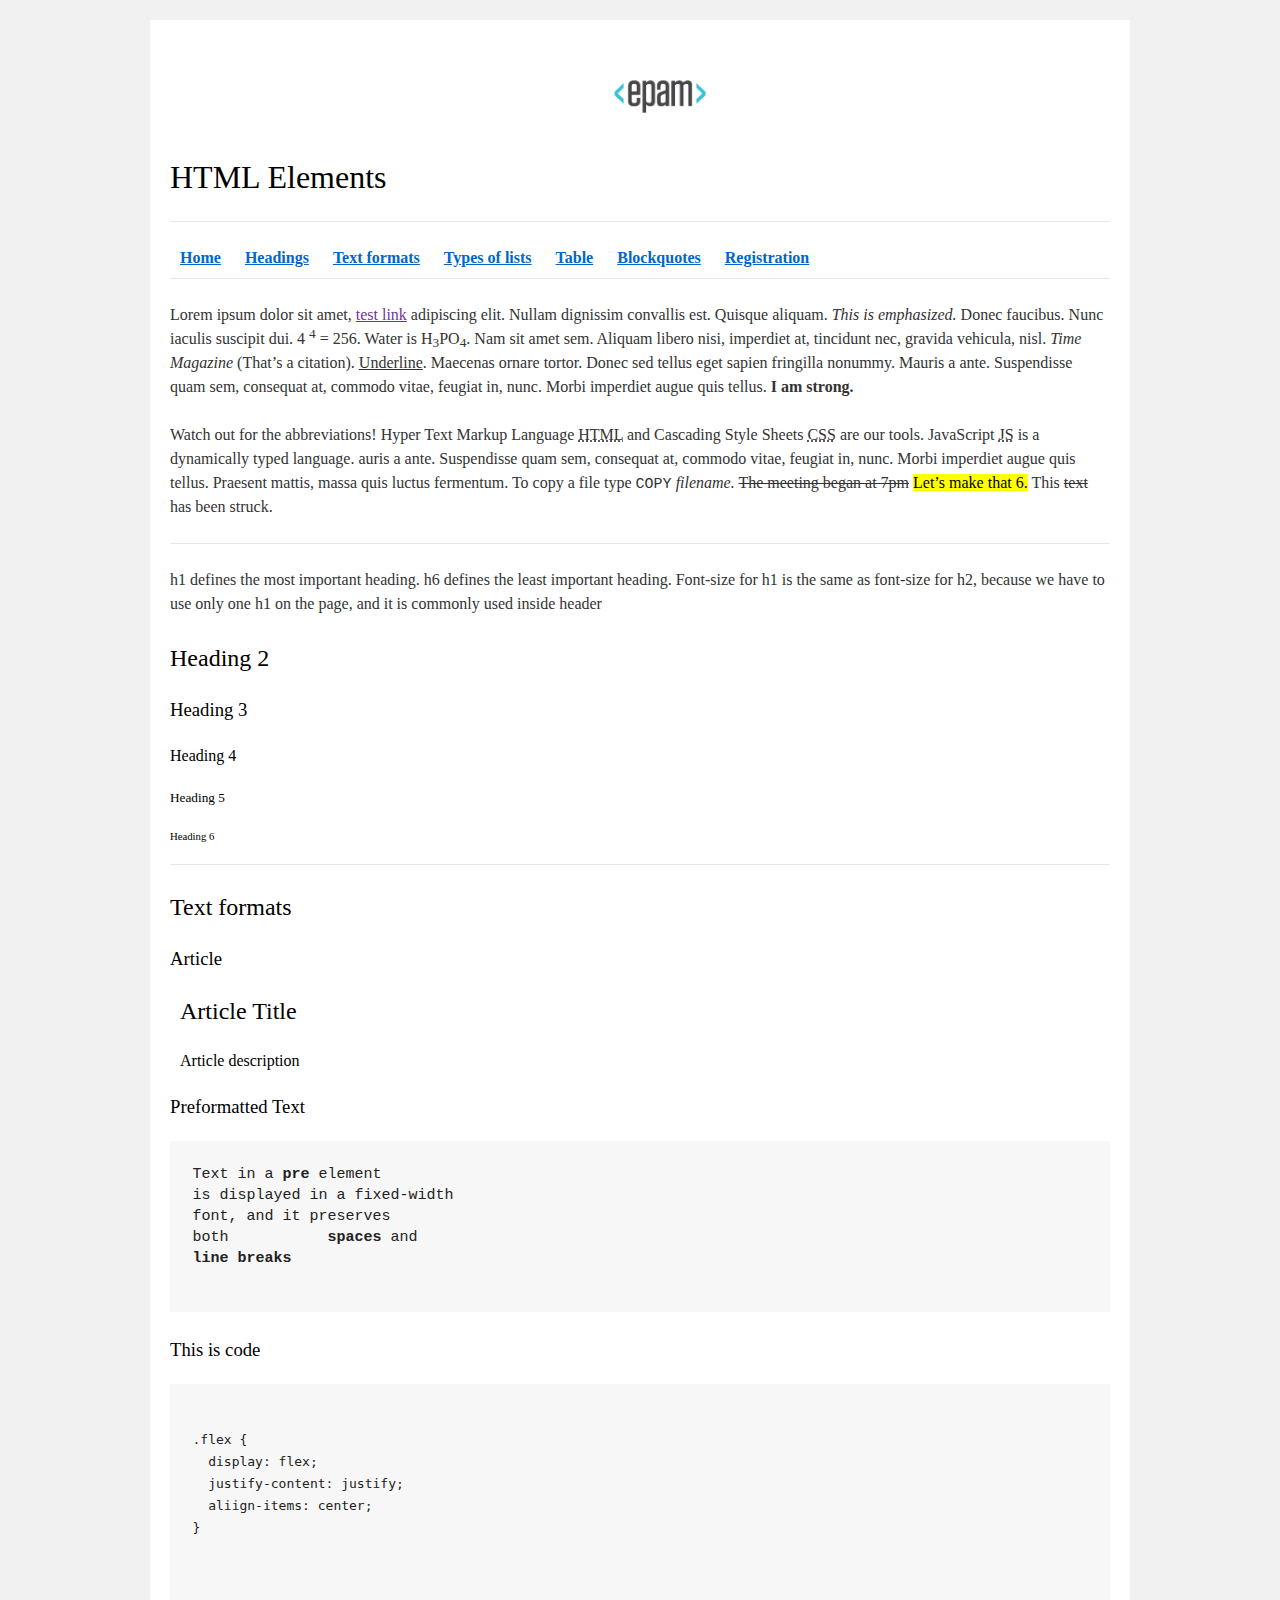
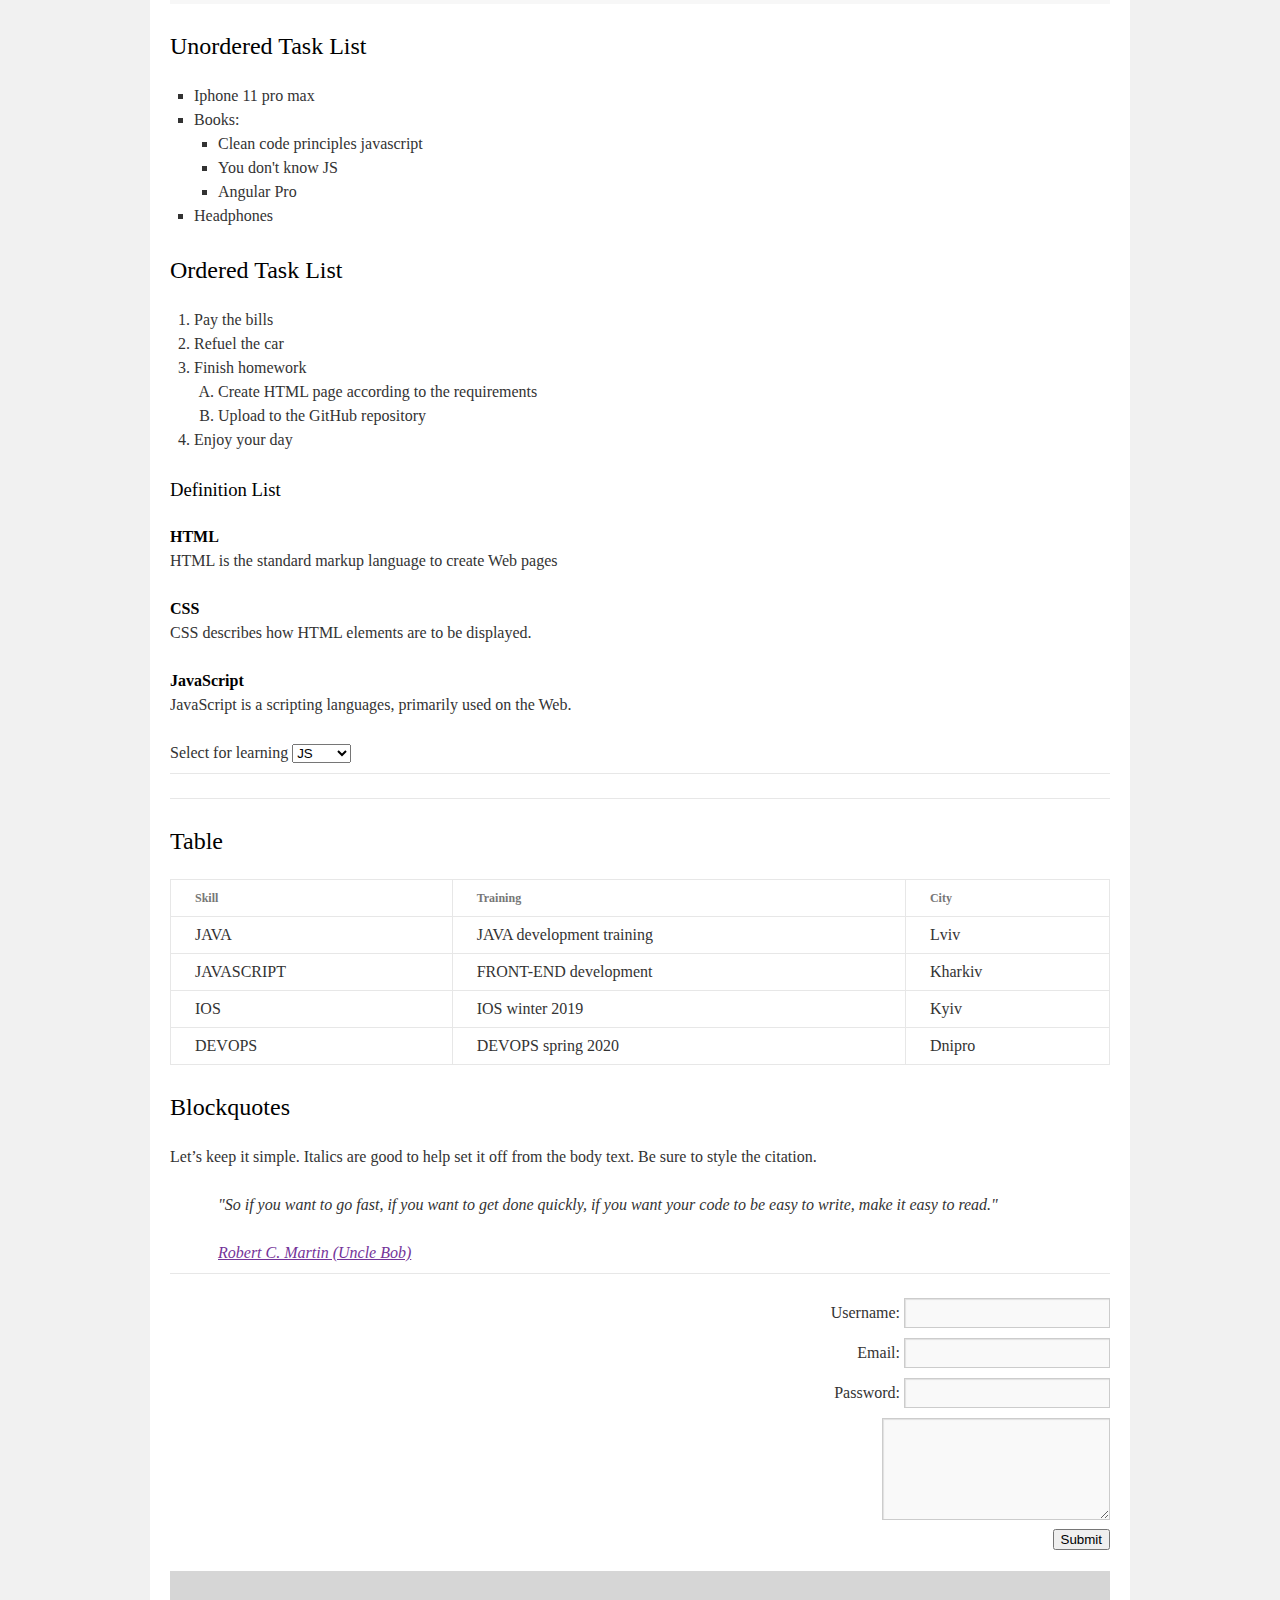
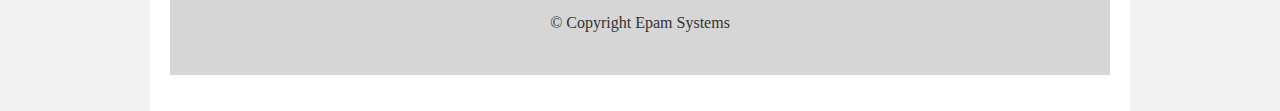
<file: FL12_HW1/homework/index.html>
<!DOCTYPE html>
<html lang="en">

<head>
  <meta charset="utf-8">
  <title>HTML Basics</title>
  <link rel="stylesheet" href="style.css">
</head>

<body>
  <div id="wrapper">
    <div id="main">
      <div id="container">
        <div id="content" role="main">

          <img src="logo.png" alt="epam-logo">
          <h1>HTML Elements</h1>

          <hr>
          <nav>
            <a href=#content><strong>Home</strong></a>
            <a href=#Headings><strong>Headings</strong></a>
            <a href=#Formats><strong>Text formats</strong></a>
            <a href=#Lists><strong>Types of lists</strong></a>
            <a href=#Table><strong>Table</strong></a>
            <a href=#Blockquotes><strong>Blockquotes</strong></a>
            <a href=#Registration><strong>Registration</strong></a>
          </nav>
          <hr>
         <div id="Lorem">
          <p>
            Lorem ipsum dolor sit amet, <a href="">test link</a> adipiscing elit. Nullam dignissim convallis est.
            Quisque aliquam. <em>This is emphasized.</em> 
            Donec faucibus. Nunc iaculis suscipit dui. 4 <sup>4</sup> = 256.
            Water is H<sub>3</sub>PO<sub>4</sub>. Nam sit amet sem.
            Aliquam libero nisi, imperdiet at, tincidunt nec, gravida vehicula, nisl.
            <cite>Time Magazine</cite> (That’s a citation). <u>Underline</u>.
            Maecenas ornare tortor. Donec sed tellus eget sapien fringilla nonummy.
            Mauris a ante. Suspendisse quam sem, consequat at, commodo vitae, feugiat in, nunc.
            Morbi imperdiet augue quis tellus. <strong>I am strong.</strong>
          </p>

          <p>
            Watch out for the abbreviations! Hyper Text Markup Language <abbr title="Hyper Text Markup Language">HTML</abbr> and Cascading Style Sheets
            <abbr title="Cascading Style Sheets">CSS</abbr> are our tools. 
            JavaScript <abbr title="Java Script">JS</abbr> is a dynamically typed language. auris a ante.
            Suspendisse quam sem, consequat at, commodo vitae, feugiat in, nunc.
            Morbi imperdiet augue quis tellus. Praesent mattis, massa quis luctus fermentum. To copy a file type <kbd>COPY</kbd> <em>filename.</em> 
            <s>The meeting began at 7pm</s> <mark>Let’s make that 6.</mark> This <del>text</del> has been struck. 
          </p>
         </div>

         <hr>

         <div id="Headings">
          <p>h1 defines the most important heading. h6 defines the least important heading. Font-size for h1 is the same
          as font-size for h2, because we have to use only one h1 on the page, and it is commonly used inside header</p>

          <h2>Heading 2</h2>
          <h3>Heading 3</h3>
          <h4>Heading 4</h4>
          <h5>Heading 5</h5>
          <h6>Heading 6</h6>
         </div>
          
         <hr>

         <div id="Formats">
          <h2>Text formats</h2>
          <h3>Article</h3>
          <article>
            <h2>Article Title</h2>
            <h4>Article description</h4>
          </article>

          <h3>Preformatted Text</h3>
          <pre>
Text in a <strong>pre</strong> element
is displayed in a fixed-width
font, and it preserves
both           <strong>spaces</strong> and
<strong>line breaks</strong>
          </pre>

          <h3>This is code</h3>
          <pre>
            <code>
.flex {
  display: flex;
  justify-content: justify;
  aliign-items: center;
}
            </code>
          </pre>
         </div>

         <div id="Lists">
          <h2>Unordered Task List</h2>
          
          <ul>
            <li>Iphone 11 pro max</li>
            <li>Books:
              <ul>
                <li>Clean code principles javascript</li>
                <li>You don't know JS</li>
                <li>Angular Pro</li>
              </ul>
            </li>
            <li>Headphones</li>
          </ul>

          <h2>Ordered Task List</h2>
          
          <ol>
            <li>Pay the bills</li>
            <li>Refuel the car</li>
            <li>Finish homework
              <ol>
                <li>Create HTML page according to the requirements</li>
                <li>Upload to the GitHub repository</li>
              </ol>
            </li>
            <li>Enjoy your day</li>
          </ol>
          <h3>Definition List</h3>
          <dl>
            <dt>
              <strong>HTML</strong>
            </dt>
            <dd>HTML is the standard markup language to create Web pages</dd>

            <dt>
              <strong>CSS</strong>
            </dt>
            <dd>CSS describes how HTML elements are to be displayed.</dd>

            <dt>
              <strong>JavaScript</strong>
            </dt>
            <dd>JavaScript is a scripting languages, primarily used on the Web.</dd>
          </dl>

          Select for learning <select name="language">
            <option>JS</option>
            <option>HTML</option>
            <option>CSS</option>
          </select>
         </div>

         <hr>
         <hr>

         <div id="Table">
          <h2>Table</h2>
          <table>
            <thead>
              <tr>
                <th>Skill</th>
                <th>Training</th>
                <th>City</th>
              </tr>
            </thead>
            <tbody>
              <tr>
                <td>JAVA</td>
                <td>JAVA development training</td>
                <td>Lviv</td>
              </tr>
              <tr>
                <td>JAVASCRIPT</td>
                <td>FRONT-END development</td>
                <td>Kharkiv</td>
              </tr>
              <tr>
                <td>IOS</td>
                <td>IOS winter 2019</td>
                <td>Kyiv</td>
              </tr>
              <tr>
                <td>DEVOPS</td>
                <td>DEVOPS spring 2020</td>
                <td>Dnipro</td>
              </tr>
            </tbody>
          </table>
         </div>

         <div id="Blockquotes">
            <h2>Blockquotes</h2>
            <p>Let’s keep it simple. Italics are good to help set it off from the body text. Be sure to style the
              citation.</p>
            <blockquote>
              <p>
                "So if you want to go fast, if you want to get done quickly, if you want your code to be easy to write,
                make it easy to read."
              </p>
              <a href="">Robert C. Martin (Uncle Bob)</a>
            </blockquote>
         </div>
          
         <hr>

          <form action="script.php" id ="Registration">
            <fieldset>
              <label for="userName">Username:</label>
              <input type="text" id="userName" />
            </fieldset>
            <fieldset>
              <label for="userEmail">Email:</label>
              <input type="text" id="userEmail" />
            </fieldset>
            <fieldset>
              <label for="userPassword">Password:</label>
              <input type="text" id="userPassword" />
            </fieldset>
            <fieldset>
              <textarea cols="23" rows="4"></textarea>
            </fieldset>
            <fieldset>
              <button>Submit</button>
            </fieldset>
          </form>

         <footer>&copy; Copyright Epam Systems</footer>

        </div>
      </div>
    </div>
  </div>
</body>

</html>
</file>
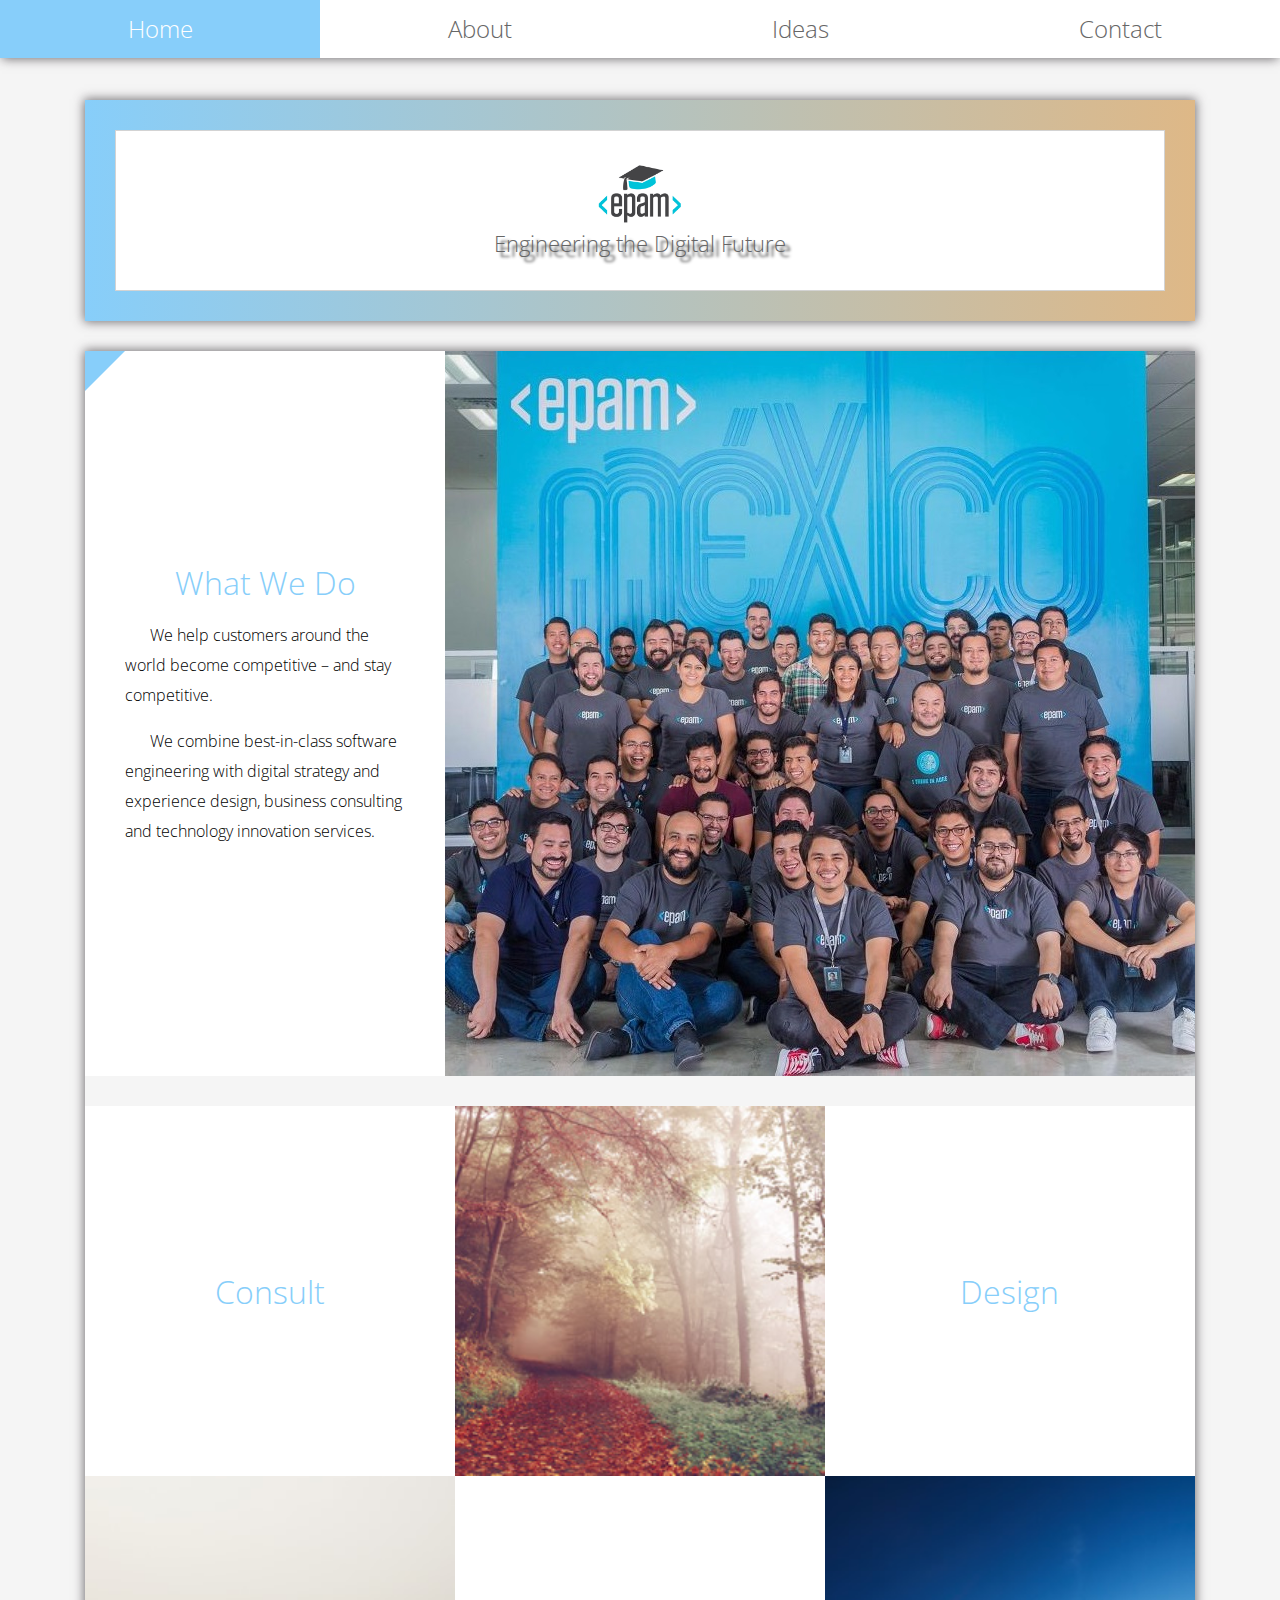
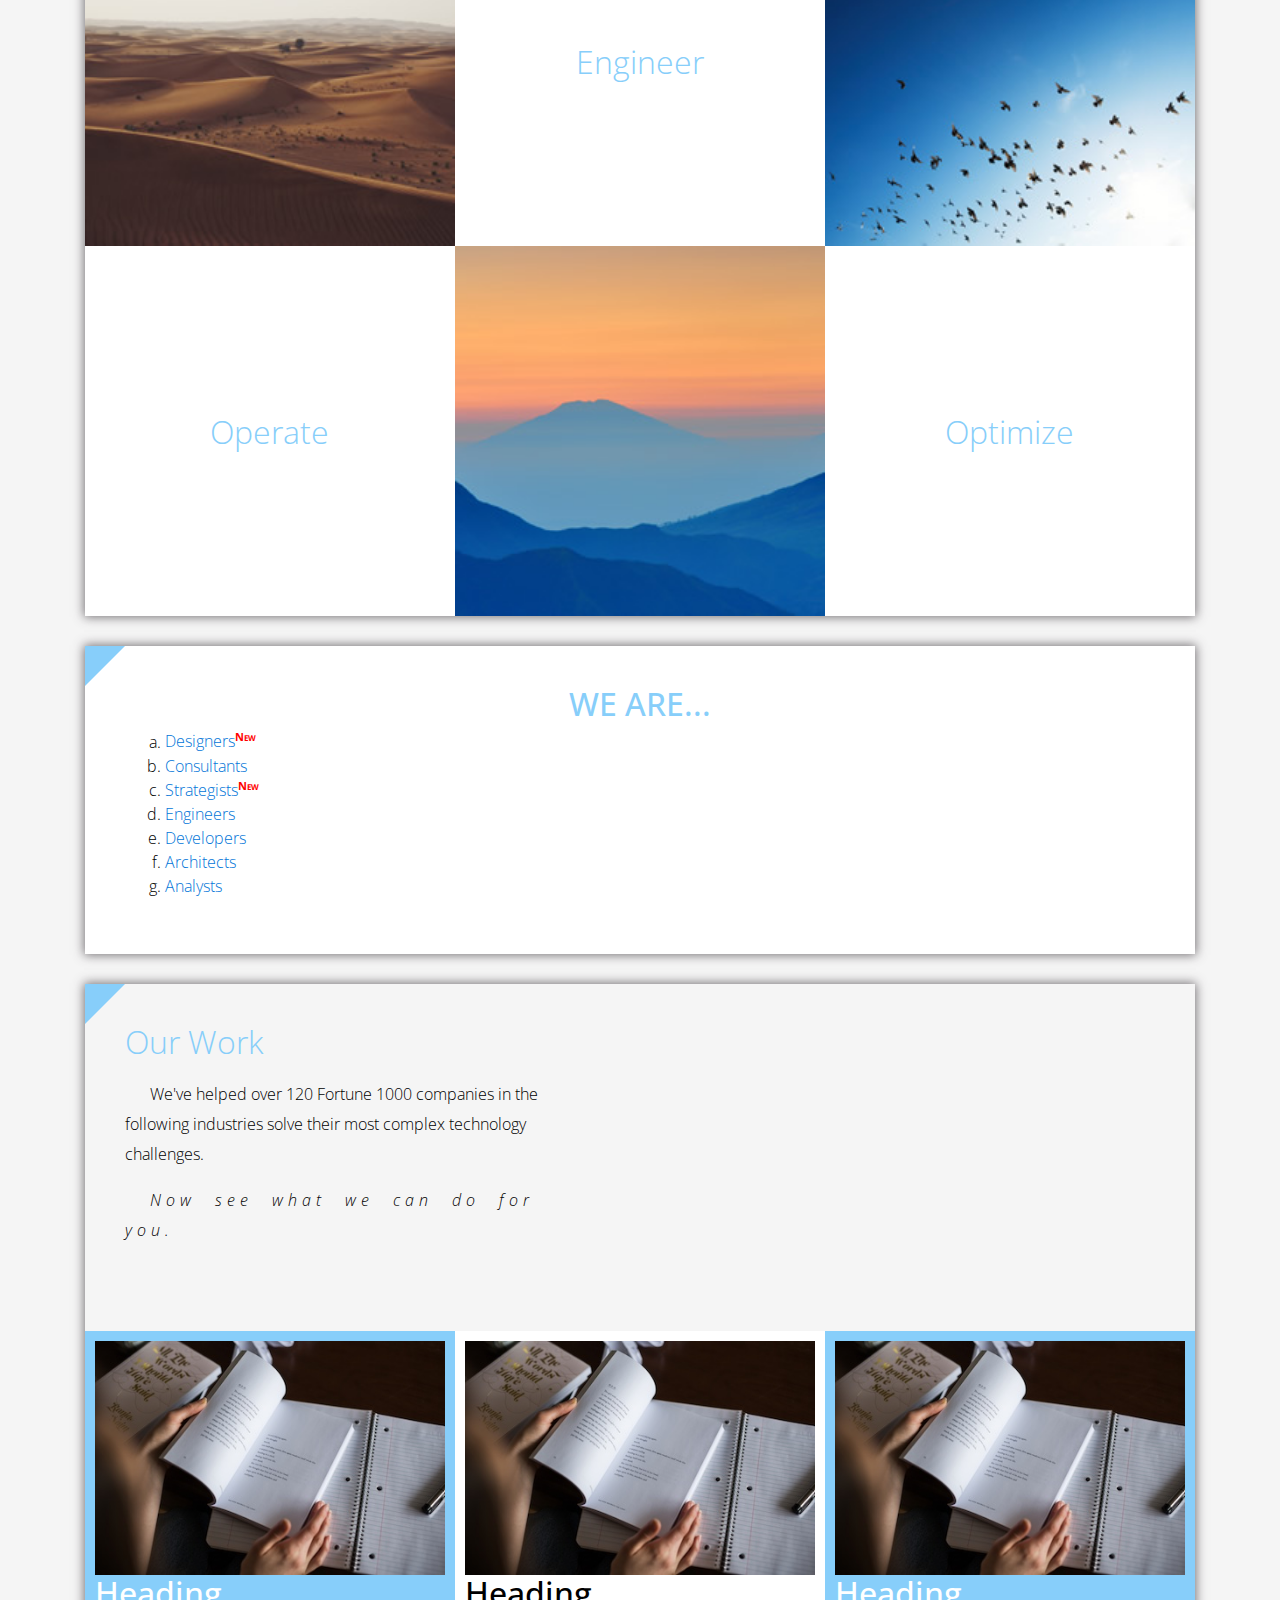
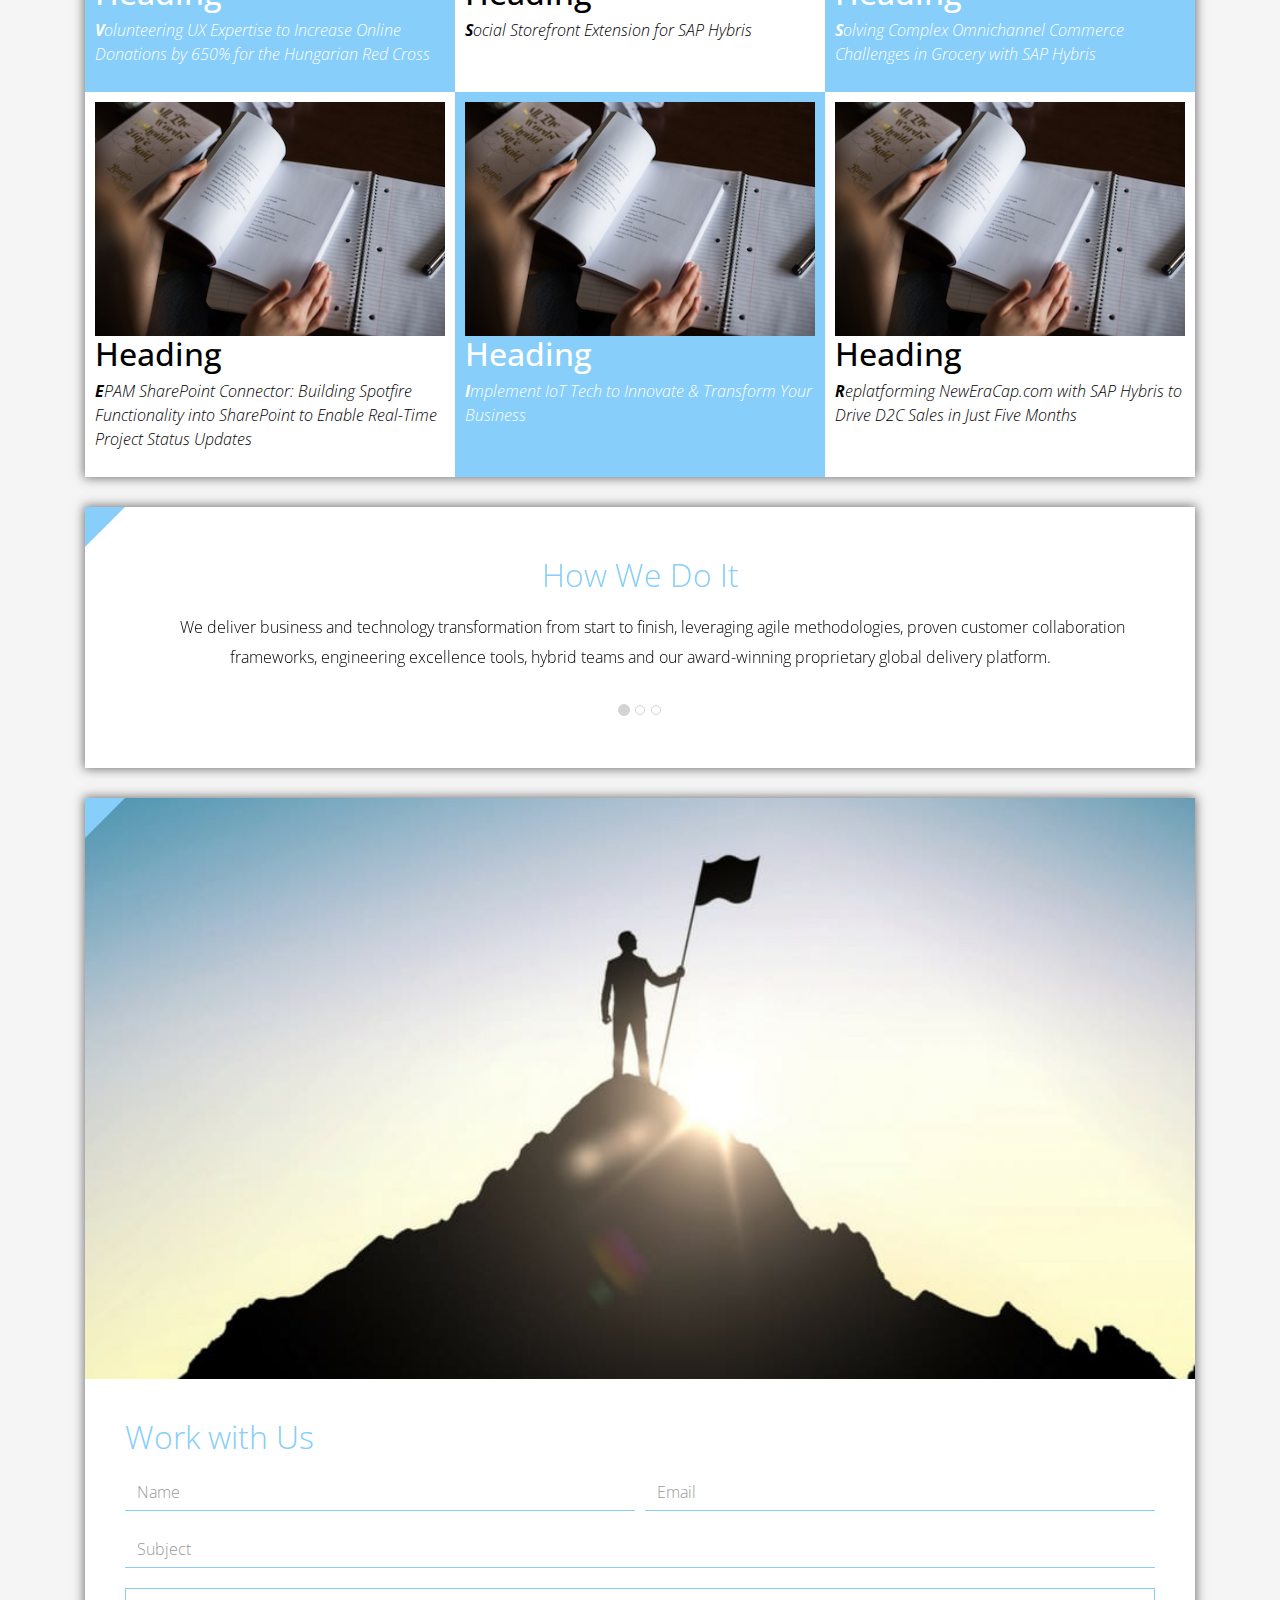
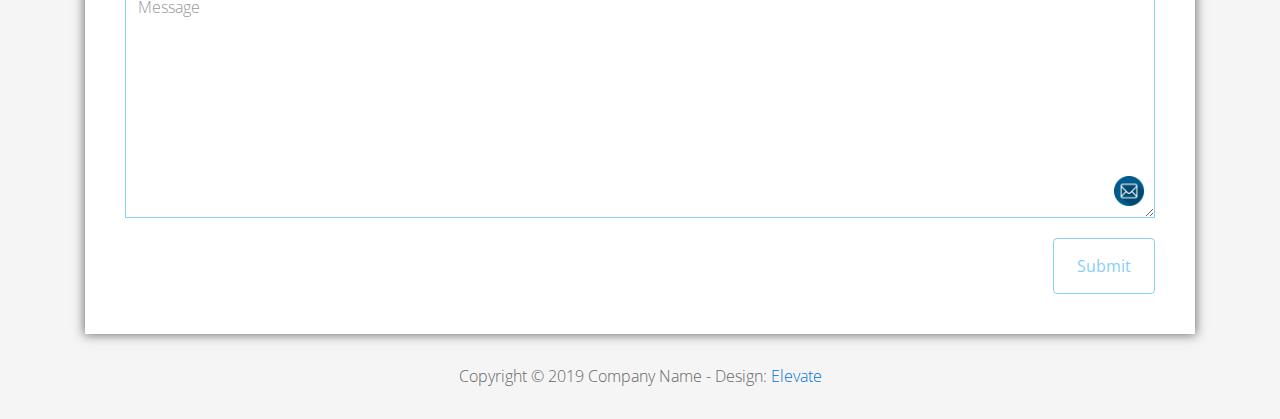
<file: FL12_HW2/homework/index.html>
<!DOCTYPE html>
<html lang="en">
<head>
  <meta charset="utf-8">
  <meta http-equiv="X-UA-Compatible" content="IE=edge">
  <meta name="viewport" content="width=device-width, initial-scale=1">

  <title>CSS Basics HW</title>



  <!-- load stylesheets -->
  <link rel="stylesheet" href="http://fonts.googleapis.com/css?family=Open+Sans:300,400">
  <!-- Google web font "Open Sans" -->
  <link rel="stylesheet" href="css/bootstrap.min.css">
  <!-- Bootstrap style -->
  <link rel="stylesheet" href="css/general.css">
  <link rel="stylesheet" href="css/style.css">
  <!-- Templatemo style -->
</head>

<body>
<div class="container">

  <div class="tm-sidebar">
    <nav class="tm-main-nav">
      <ul>
        <li class="tm-nav-item"><a href="#home" class="tm-nav-item-link">Home</a></li>
        <li class="tm-nav-item"><a href="#about" class="tm-nav-item-link">About</a></li>
        <li class="tm-nav-item"><a href="#ideas" class="tm-nav-item-link">Ideas</a></li>
        <li class="tm-nav-item"><a href="#contact" class="tm-nav-item-link">Contact</a></li>
      </ul>
    </nav>
  </div>

  <div class="tm-main-content">

    <div id="home" class="tm-content-box tm-content-header margin-b-10">
      <div class="tm-banner">
        <div class="tm-banner-inner">
          <img src="img/epam_logo.png" width="100" alt="">
          <p class="tm-banner-text">Engineering the Digital Future</p>
        </div>
      </div>
    </div>

    <section>
      <div class="tm-content-box flex-2-col">

        <div class="padding-medium flex-item tm-team-description-container flex-item">
          <h2 class="tm-section-title">What We Do</h2>
          <p class="tm-section-description">We help customers around the world become competitive – and stay competitive.</p>
          <p class="tm-section-description"> We combine best-in-class software engineering with digital strategy and experience design, business consulting and technology innovation services.</p>
        </div>
        <div class="flex-item tm-team-img">
          <img src="img/epam-mexico.jpg" alt="epam-mexico">
        </div>

      </div>

      <div id="about" class="tm-content-box">

        <ul class="boxes gallery-container">
          <li class="box box-bg">
            <h2 class="tm-section-title tm-section-title-box tm-box-bg-title">Consult</h2>
          </li>
          <li class="box">
            <a href="img/idea-large-01.jpg">
              <img src="img/idea-01.jpg" alt="Image" class="img-fluid thumbnail box-img">
            </a>
          </li>
          <li class="box box-bg">
            <h2 class="tm-section-title tm-section-title-box tm-box-bg-title">Design</h2>
          </li>
          <li class="box">
            <a href="img/idea-large-02.jpg">
              <img src="img/idea-02.jpg" alt="Image" class="img-fluid thumbnail box-img">
            </a>
          </li>
          <li class="box box-bg">
            <h2 class="tm-section-title tm-section-title-box tm-box-bg-title">Engineer</h2>
          </li>
          <li class="box">
            <a href="img/idea-large-03.jpg">
              <img src="img/idea-03.jpg" alt="Image" class="img-fluid thumbnail box-img">
            </a>
          </li>
          <li class="box box-bg">
            <h2 class="tm-section-title tm-section-title-box tm-box-bg-title">Operate</h2>
          </li>
          <li class="box">
            <a href="img/idea-large-04.jpg">
              <img src="img/idea-04.jpg" alt="Image" class="img-fluid thumbnail box-img">
            </a>
          </li>
          <li class="box box-bg">
            <h2 class="tm-section-title tm-section-title-box tm-box-bg-title">Optimize</h2>
          </li>
        </ul>

      </div>

    </section>

    <!-- slider -->
    <section class="heading tm-content-box">
      <div class="padding-medium">
        <h2> WE ARE...</h2>
        <ol>
          <li><a href="index.html" class="text">Designers</a></li>
          <li><a href="index.html">Consultants</a></li>
          <li><a href="#" class="text">Strategists</a></li>
          <li><a href="#">Engineers</a></li>
          <li><a href="#">Developers</a></li>
          <li><a href="#">Architects</a></li>
          <li><a href="#">Analysts</a></li>
        </ol>
      </div>
    </section>

    <section class="blocks">
      <div class="padding-medium flex-item tm-team-description-container">
        <h2 class="tm-section-title">Our Work</h2>
        <p class="tm-section-description">We've helped over 120 Fortune 1000 companies in the following industries solve their most complex technology challenges. </p>
        <p class="tm-section-description"> Now see what we can do for you.</p>
      </div>
      <div class="tm-content-box flex-2-col">
      </div>
      <div  class="tm-content-box">
        <ul class="boxes gallery-container">
          <li class="box box-work">
            <img src="img/study.jpeg" alt="Image" class="img-fluid">
            <div>
              <h2>Heading</h2>
              <p>Volunteering UX Expertise to Increase Online Donations by 650% for the Hungarian Red Cross</p>
            </div>
          </li>
          <li class="box box-work">
            <img src="img/study.jpeg" alt="Image" class="img-fluid">
            <div>
              <h2>Heading</h2>
              <p>Social Storefront Extension for SAP Hybris</p>
            </div>
          </li>
          <li class="box box-work">
            <img src="img/study.jpeg" alt="Image" class="img-fluid">
            <div>
              <h2>Heading</h2>
              <p>Solving Complex Omnichannel Commerce Challenges in Grocery with SAP Hybris</p>
            </div>
          </li>
          <li class="box box-work">
            <img src="img/study.jpeg" alt="Image" class="img-fluid">
            <div>
              <h2>Heading</h2>
              <p>EPAM SharePoint Connector: Building Spotfire Functionality into SharePoint to Enable Real-Time Project Status Updates</p>
            </div>
          </li>
          <li class="box box-work">
            <img src="img/study.jpeg" alt="Image" class="img-fluid">
            <div>
              <h2>Heading</h2>
              <p>Implement IoT Tech to Innovate &amp; Transform Your Business</p>
            </div>
          </li>
          <li class="box box-work">
            <img src="img/study.jpeg" alt="Image" class="img-fluid">
            <div>
              <h2>Heading</h2>
              <p>Replatforming NewEraCap.com with SAP Hybris to Drive D2C Sales in Just Five Months</p>
            </div>
          </li>
        </ul>

      </div>
    </section>

    <section id="ideas">
      <div id="tmCarousel" class="carousel slide tm-content-box" data-ride="carousel">

        <ol class="carousel-indicators">
          <li data-target="#tmCarousel" data-slide-to="0" class="active"></li>
          <li data-target="#tmCarousel" data-slide-to="1" class=""></li>
          <li data-target="#tmCarousel" data-slide-to="2" class=""></li>
        </ol>

        <div class="carousel-inner" role="listbox">

          <div class="carousel-item active">
            <div class="carousel-content">
              <div class="flex-item">
                <h2 class="tm-section-title">How We Do It</h2>
                <p class="tm-section-description carousel-description">We deliver business and technology transformation from start to finish, leveraging agile methodologies, proven customer collaboration frameworks, engineering excellence tools, hybrid teams and our award-winning proprietary global delivery platform.</p>
              </div>
            </div>
          </div>

          <div class="carousel-item">
            <div class="carousel-content">
              <div class="flex-item">
                <h2 class="tm-section-title">Our Clients</h2>
                <p class="tm-section-description carousel-description">Lorem ipsum dolor sit amet,
                  consectetur adipiscing elit. Quisque vel nisi pharetra nibh varius pharetra ac
                  sagittis nisi. Etiam pharetra vestibulum hendrerit. Pellentesque interdum metus
                  sed massa rutrum.</p>
              </div>
            </div>
          </div>

          <div class="carousel-item">
            <div class="carousel-content">
              <div class="flex-item">
                <h2 class="tm-section-title">Our Projects</h2>
                <p class="tm-section-description carousel-description">Donec ex libero, fringilla
                  vitae purus sit amet, rhoncus pharetra lorem. Pellentesque id sem id lacus
                  ultricies vehicula. Aliquam rutrum mi non. Pellentesque interdum metus sed massa
                  rutrum.</p>
              </div>
            </div>
          </div>

        </div>

      </div>
    </section>

    <section class="tm-content-box">
      <img src="img/contact-us.jpg" alt="Contact image" class="img-fluid img-contact-us">

      <div id="contact" class="padding-medium">
        <h2 class="tm-section-title">Work with Us</h2>
        <form action="#contact" method="get" class="contact-form">

          <div class="form-group col-xs-12 col-sm-12 col-md-6 col-lg-6 form-group-2-col-left">
            <input type="text" id="contact_name" name="contact_name" class="form-control"
                   placeholder="Name" required/>
          </div>
          <div class="form-group col-xs-12 col-sm-12 col-md-6 col-lg-6 form-group-2-col-right mandatory-field">
            <input type="email" id="contact_email" name="contact_email" class="form-control"
                   placeholder="Email" required/>
          </div>
          <div class="form-group">
            <input type="text" id="contact_subject" name="contact_subject" class="form-control"
                   placeholder="Subject" required/>
          </div>
          <div class="form-group">
            <textarea id="contact_message" name="contact_message" class="form-control" rows="9"
                      placeholder="Message" required></textarea>
          </div>

          <button type="submit" class="btn btn-primary submit-btn">Submit</button>

        </form>
      </div>
    </section>

    <footer class="tm-footer">
      <p class="text-xs-center">Copyright &copy; 2019 Company Name

        - Design: <a rel="nofollow" href="http://www.templatemo.com/tm-481-elevate"
                     target="_parent">Elevate</a></p>
    </footer>

  </div>

</div>

</body>
</html>
</file>
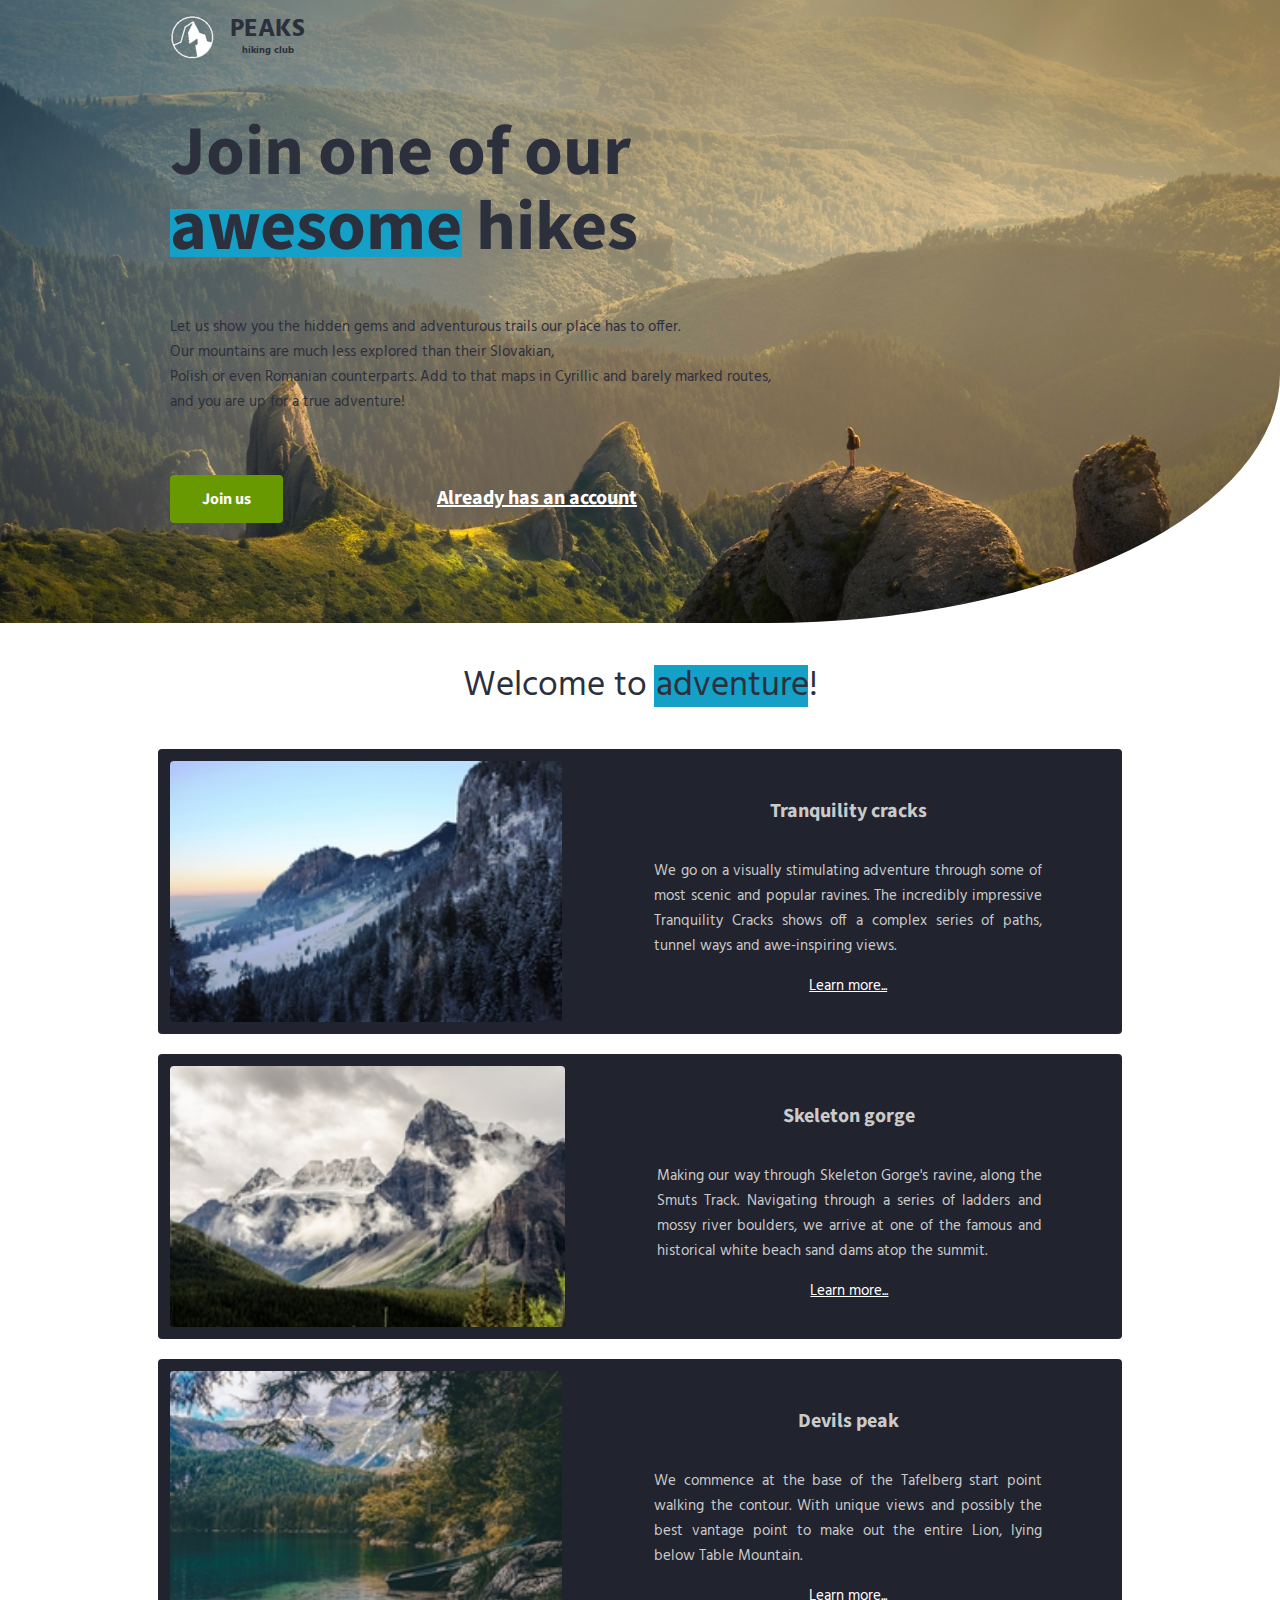
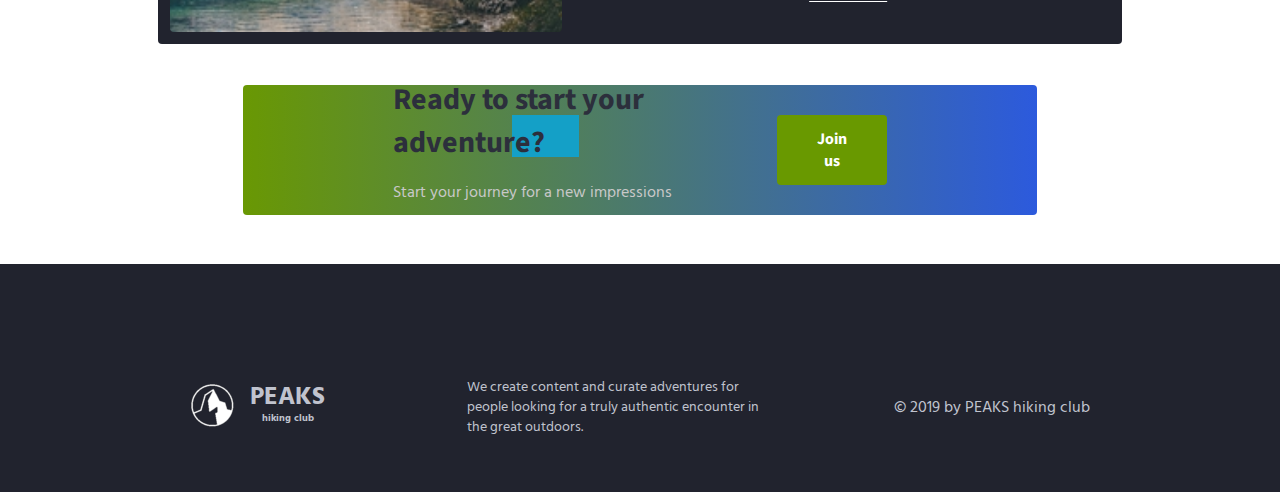
<file: FL12_HW3/homework/index.html>
<!DOCTYPE html>
<html lang="en">

<head>
    <meta charset="UTF-8">
    <meta name="viewport" content="width=device-width, initial-scale=1.0">
    <meta http-equiv="X-UA-Compatible" content="ie=edge">
    <link href="https://fonts.googleapis.com/css?family=Hind:400,600%7CSource+Sans+Pro:400,600,700%7CFresca"
          rel="stylesheet"/>

    <!-- Styles should be switched here: -->

    <link rel="stylesheet" type="text/css" href="css/style1.css">
    <!--     <link rel="stylesheet" type="text/css" href="css/style2.css">-->

    <title>PEAKS hiking club</title>
</head>

<body>
<header class="header">
    <div class="header-wrap">
        <div class="landing-logo">
            <img src="img/m-logo.png" alt="logo"/>
            <p>PEAKS<span>hiking club</span></p>
        </div>
        <p class="header_heading">
            Join one of our awesome hikes
        </p>
        <p class="header_text">
            Let us show you the hidden gems and adventurous trails our place has to offer.
            Our mountains are much less explored than their Slovakian,
            Polish or even Romanian counterparts. Add to that maps in Cyrillic and barely marked routes,
            and you are up for a true adventure!
        </p>
        <div>
            <button class="header_button">Join us</button>
            <a href="#" class="login">Already has an account</a>
        </div>
    </div>
</header>
<main class="section">
    <p class="section_text">
        Welcome to adventure!
    </p>
    <div class="section_card_wrap">
        <div class="section_card">
            <img class="section_card_img"
                 src="img/m-1.jpg"
                 alt="experts"/>
            <div class="section_card_right_container">
                <p class="section_card_heading">
                    Tranquility cracks
                </p>
                <p class="section_card_text">
                    We go on a visually stimulating adventure through some of most scenic and popular ravines.
                    The incredibly impressive Tranquility Cracks shows off a complex series of paths, tunnel ways and
                    awe-inspiring views.
                </p>
                <a href="#" class="section_link">Learn more...</a>
            </div>
        </div>
        <div class="section_card">
            <img class="section_card_img"
                 src="img/m-2.jpg"
                 alt="content formats"/>
            <div class="section_card_right_container">
                <p class="section_card_heading">
                    Skeleton gorge
                </p>
                <p class="section_card_text">
                    Making our way through Skeleton Gorge's ravine, along the Smuts Track.
                    Navigating through a series of ladders and mossy river boulders, we arrive at one of the famous and
                    historical white beach sand dams atop the summit.
                </p>
                <a href="#" class="section_link">Learn more...</a>
            </div>
        </div>
        <div class="section_card">
            <img class="section_card_img"
                 src="img/m-3.jpg"
                 alt="certificate"/>
            <div class="section_card_right_container">
                <p class="section_card_heading">
                    Devils peak
                </p>
                <p class="section_card_text">
                    We commence at the base of the Tafelberg start point walking the contour.
                    With unique views and possibly the best vantage point to make out the entire Lion, lying below Table
                    Mountain.
                </p>
                <a href="#" class="section_link">Learn more...</a>
            </div>
        </div>
    </div>
    <div class="section_banner">
        <div class="section_banner_text_wrap">
            <p class="section_banner_heading">
                Ready to start your adventure?
            </p>
            <p class="section_banner_text">
                Start your journey for a new impressions
            </p>
        </div>
        <button class="section_banner_button">Join us</button>
    </div>
</main>
<footer class="footer">
    <div class="footer-wrap">
        <div class="footer_logo landing-logo">
            <img src="img/m-logo.png" alt="logo"/>
            <p>PEAKS<span>hiking club</span></p>
        </div>
        <p class="footer_text">
            We create content and curate adventures for people looking for a truly authentic encounter in the great
            outdoors.
        </p>
        <span class="footer-cr">
          &copy; 2019 by PEAKS hiking club
        </span>
    </div>
</footer>
</body>

</html>
</file>
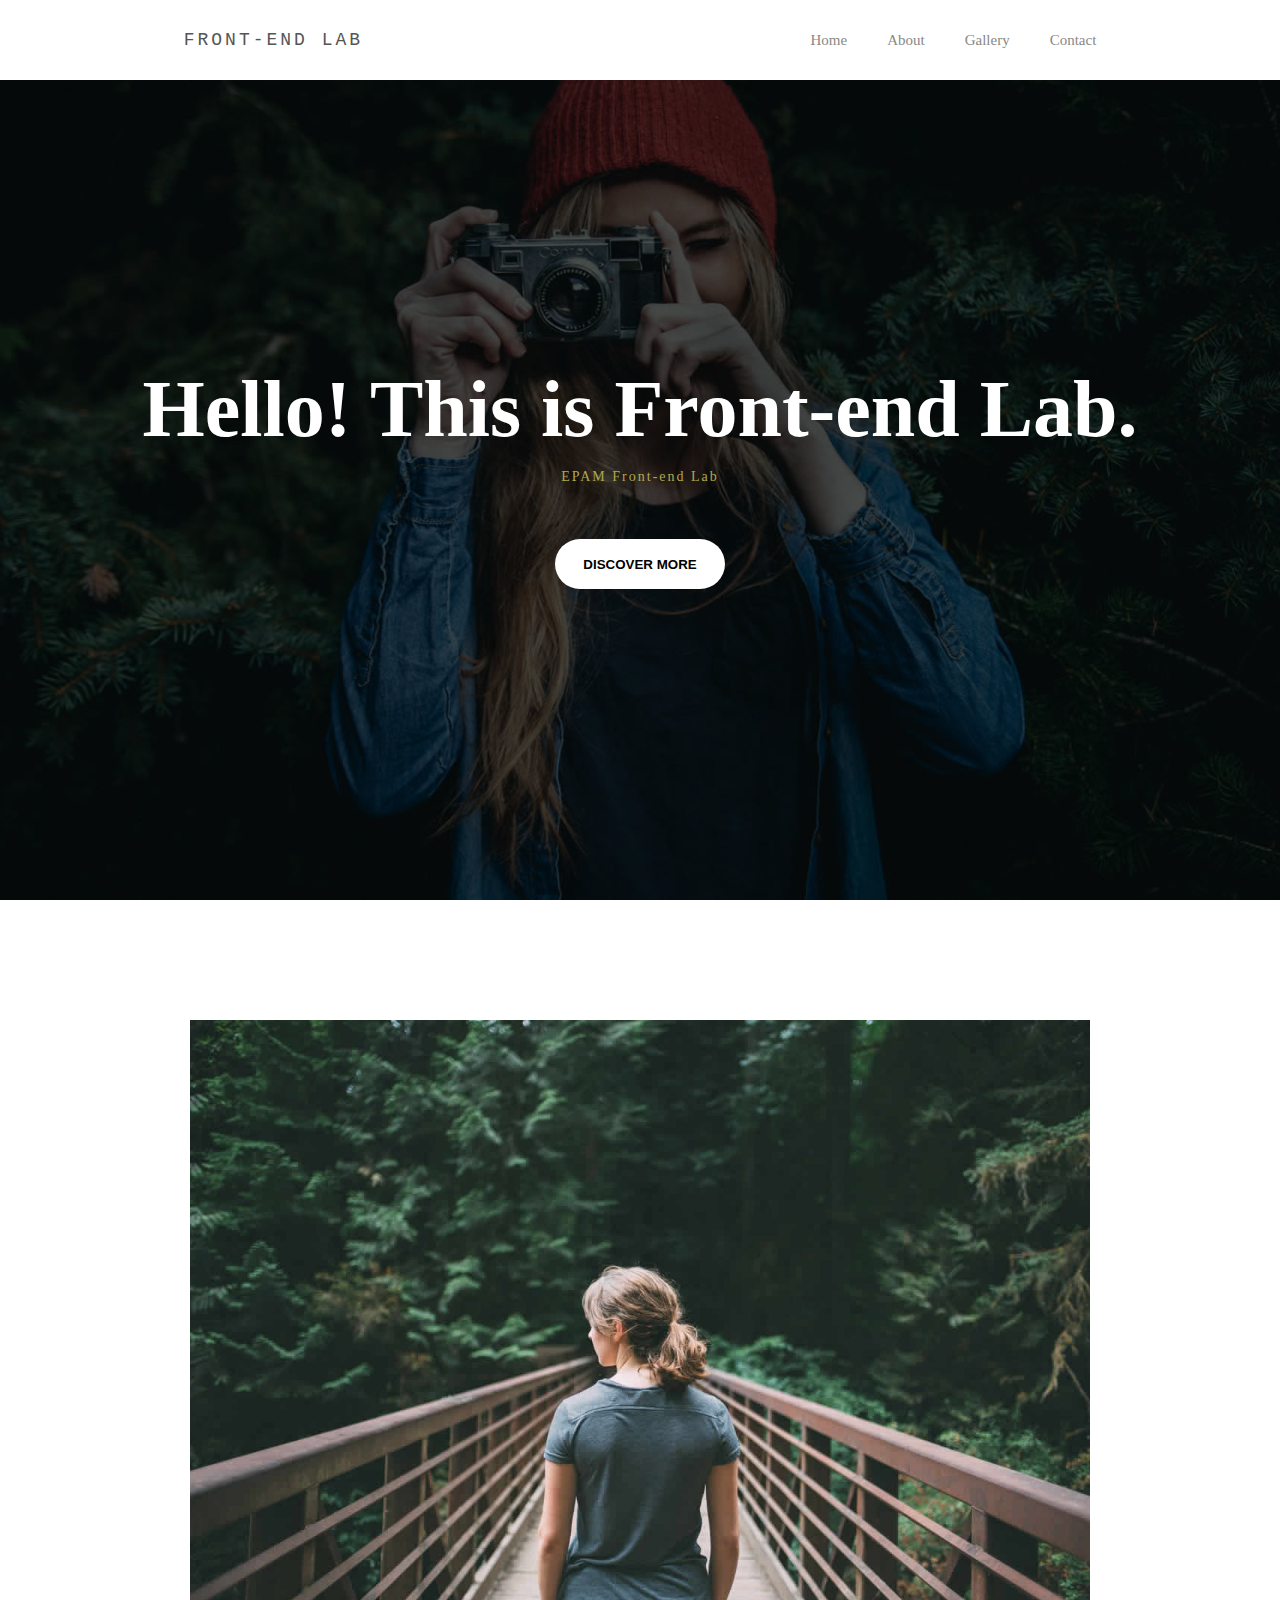
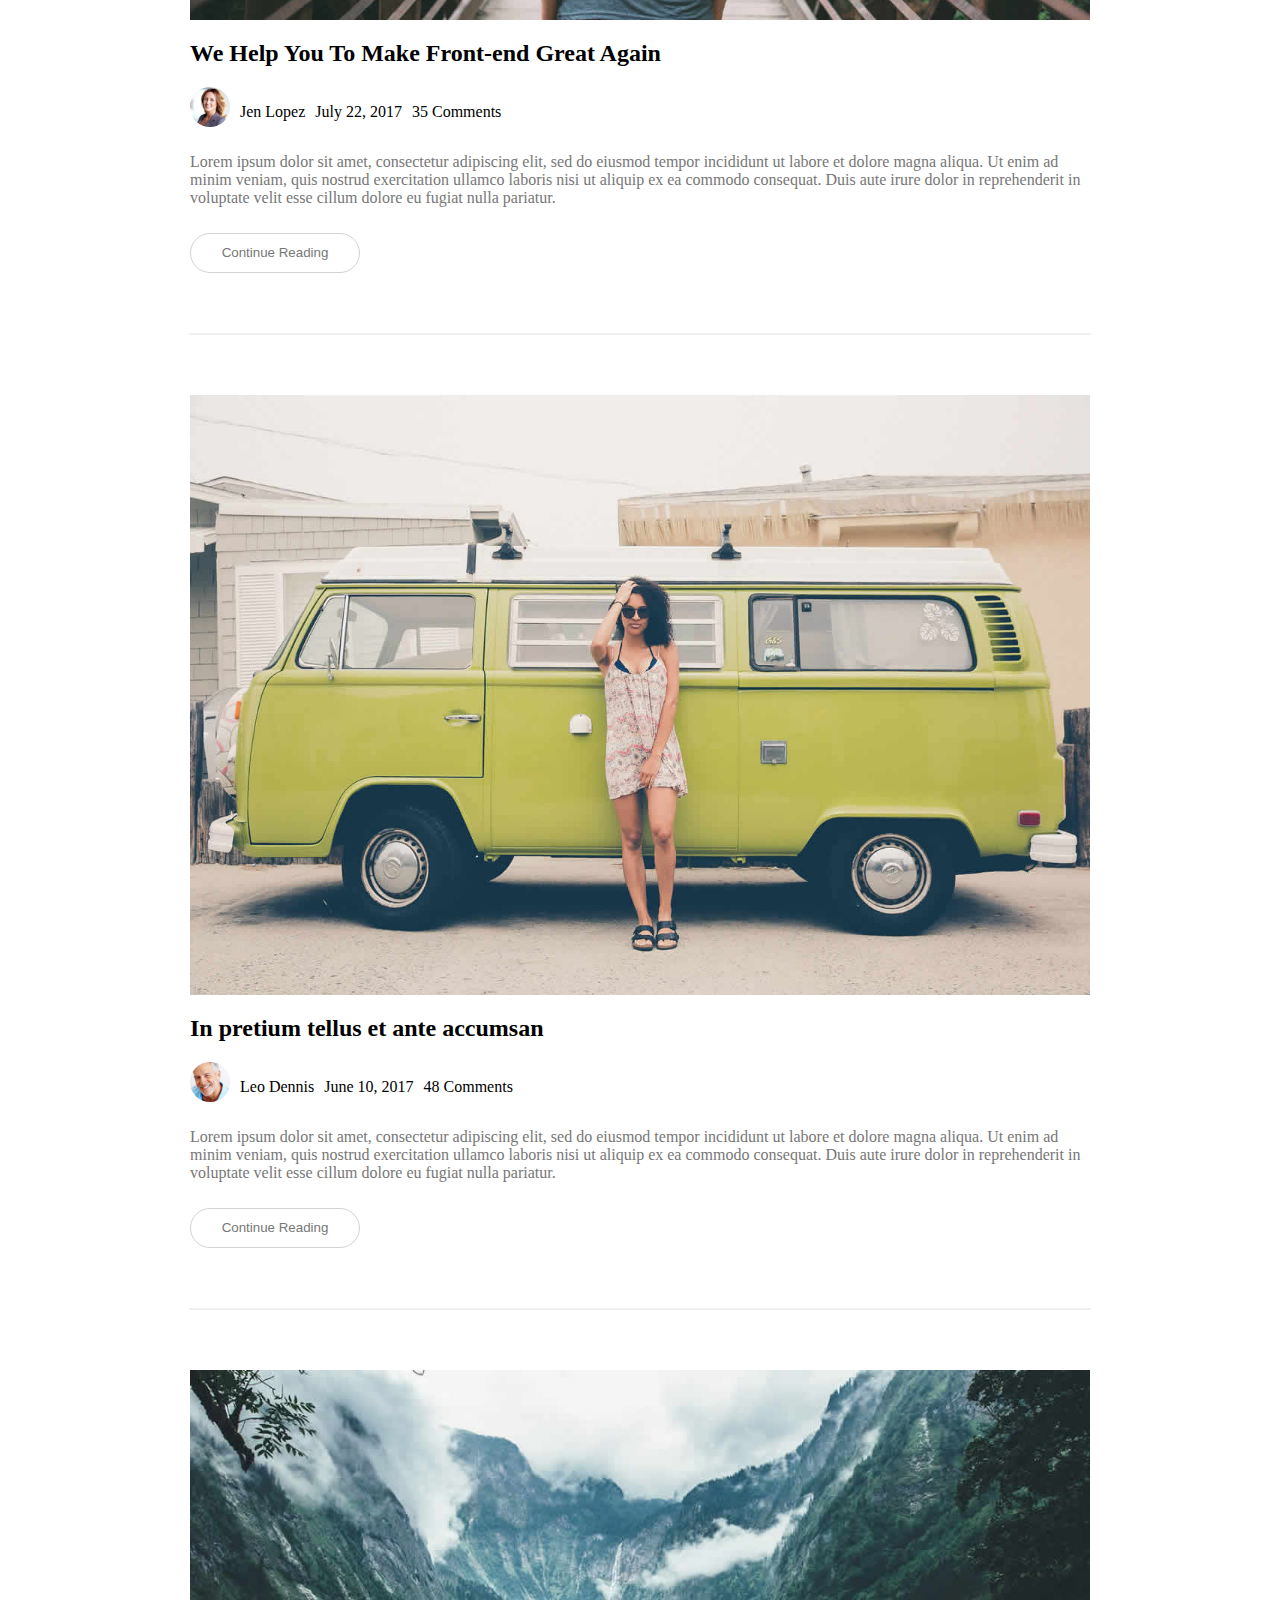
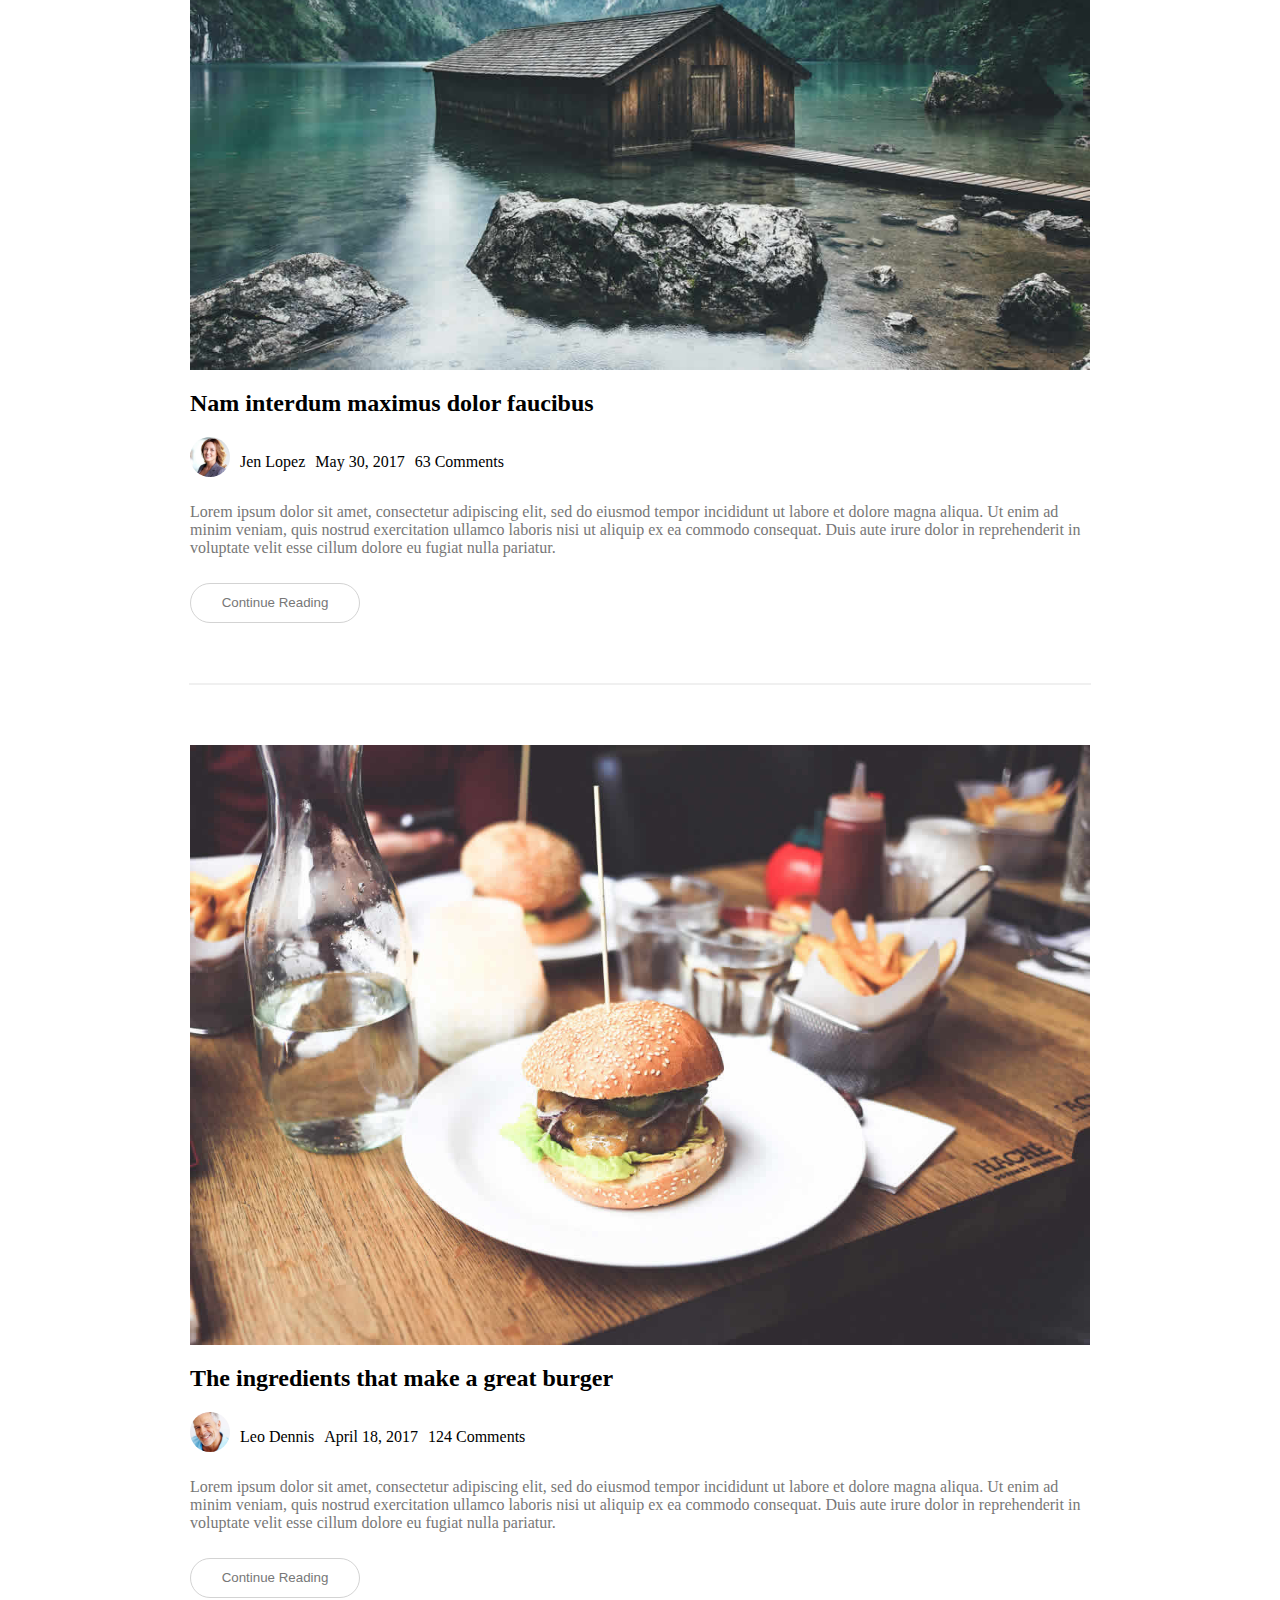
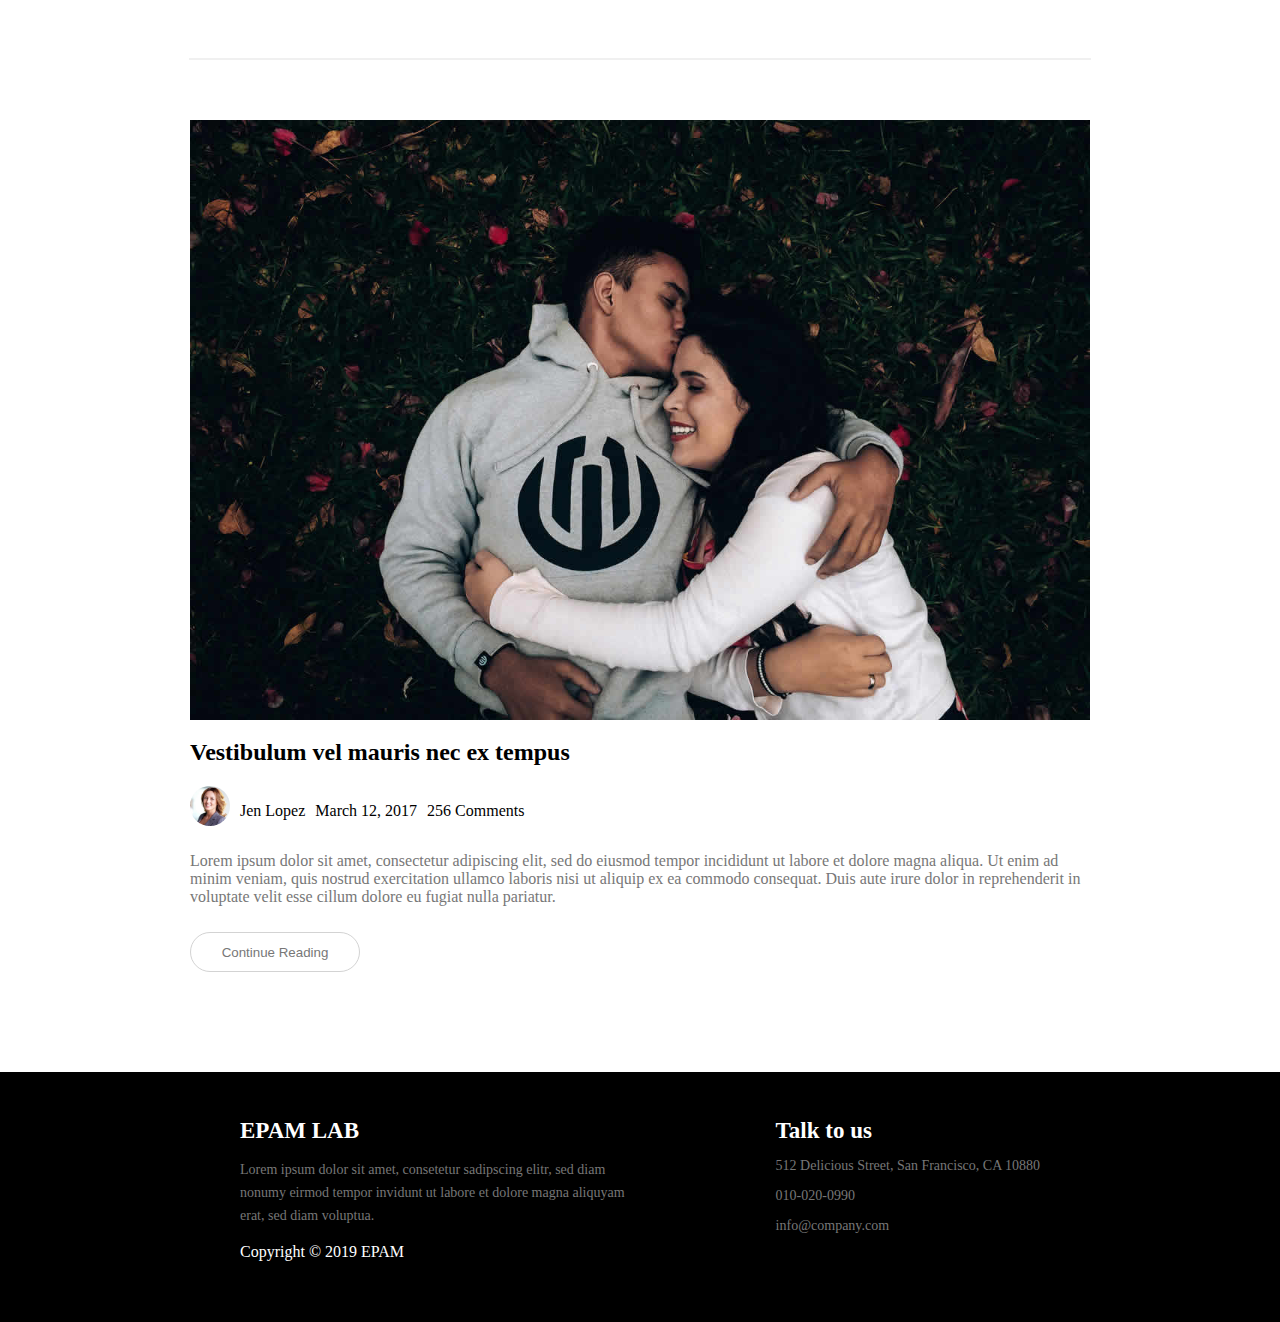
<file: FL12_HW4/homework/index.html>
<!DOCTYPE html>
<html lang="en">
  <head>
    <meta charset="UTF-8" />
    <meta name="viewport" content="width=device-width, initial-scale=1.0" />
    <meta http-equiv="X-UA-Compatible" content="ie=edge" />

    <link rel="stylesheet" type="text/css" href="css/style.css" />

    <title>Front-end Lab</title>
  </head>
  <body>
    <header class="header">
      <div class="header-wrap">
        <nav class="main-nav">
          <a class="navbar-brand" href="#">Front-end Lab</a>
          <ul class="nav-blocks">
            <li class="nav-block">
              <a href="#" class="nav-a">Home</a>
            </li>
            <li class="nav-block">
              <a href="#" class="nav-a">About</a>
            </li>
            <li class="nav-block">
              <a href="#" class="nav-a">Gallery</a>
            </li>
            <li class="nav-block">
              <a href="#" class="nav-a">Contact</a>
            </li>
          </ul>
        </nav>
        <div class="hello">
          <div class="hello-wrap">
            <h1 class="hello-heading">Hello! This is Front-end Lab.</h1>
            <p class="hello-txt">EPAM Front-end Lab</p>
            <button class="hello-btn">Discover more</button>
          </div>
        </div>
      </div>
    </header>

    <main class="section">
      <div class="section_blog_wrap">
        <div class="section_blog">
          <img
            class="section_blog_img"
            src="img/blog-image1.jpg"
            alt="experts"
          />
          <div class="blog-items">
            <h2>We Help You To Make Front-end Great Again</h2>
            <div class="info">
              <img src="img/author-image1.jpg" alt="author" class="autor_img" />
              <p class="author">Jen Lopez</p>
              <p class="date">July 22, 2017</p>
              <p class="comments">35 Comments</p>
            </div>
            <p class="blog-txt">
              Lorem ipsum dolor sit amet, consectetur adipiscing elit, sed do
              eiusmod tempor incididunt ut labore et dolore magna aliqua. Ut
              enim ad minim veniam, quis nostrud exercitation ullamco laboris
              nisi ut aliquip ex ea commodo consequat. Duis aute irure dolor in
              reprehenderit in voluptate velit esse cillum dolore eu fugiat
              nulla pariatur.
            </p>
          </div>
          <button class="blogBtn">Continue Reading</button>
        </div>
        <hr/>
      </div>

      <div class="section_blog_wrap">
        <div class="section_blog">
          <img
            class="section_blog_img"
            src="img/blog-image2.jpg"
            alt="experts"
          />
          <div class="blog-items">
            <h2>In pretium tellus et ante accumsan</h2>
            <div class="info">
              <img src="img/author-image2.jpg" alt="author" class="autor_img" />
              <p class="author">Leo Dennis</p>
              <p class="date">June 10, 2017</p>
              <p class="comments">48 Comments</p>
            </div>
            <p class="blog-txt">
              Lorem ipsum dolor sit amet, consectetur adipiscing elit, sed do
              eiusmod tempor incididunt ut labore et dolore magna aliqua. Ut
              enim ad minim veniam, quis nostrud exercitation ullamco laboris
              nisi ut aliquip ex ea commodo consequat. Duis aute irure dolor in
              reprehenderit in voluptate velit esse cillum dolore eu fugiat
              nulla pariatur.
            </p>
          </div>
          <button class="blogBtn">Continue Reading</button>
        </div>
        <hr/>
      </div>

      <div class="section_blog_wrap">
        <div class="section_blog">
          <img
            class="section_blog_img"
            src="img/blog-image3.jpg"
            alt="experts"
          />
          <div class="blog-items">
            <h2>Nam interdum maximus dolor faucibus</h2>
            <div class="info">
              <img src="img/author-image1.jpg" alt="author" class="autor_img" />
              <p class="author">Jen Lopez</p>
              <p class="date">May 30, 2017</p>
              <p class="comments">63 Comments</p>
            </div>
            <p class="blog-txt">
              Lorem ipsum dolor sit amet, consectetur adipiscing elit, sed do
              eiusmod tempor incididunt ut labore et dolore magna aliqua. Ut
              enim ad minim veniam, quis nostrud exercitation ullamco laboris
              nisi ut aliquip ex ea commodo consequat. Duis aute irure dolor in
              reprehenderit in voluptate velit esse cillum dolore eu fugiat
              nulla pariatur.
            </p>
          </div>
          <button class="blogBtn">Continue Reading</button>
        </div>
        <hr/>
      </div>

      <div class="section_blog_wrap">
        <div class="section_blog">
          <img
            class="section_blog_img"
            src="img/blog-image4.jpg"
            alt="experts"
          />
          <div class="blog-items">
            <h2>The ingredients that make a great burger</h2>
            <div class="info">
              <img src="img/author-image2.jpg" alt="author" class="autor_img" />
              <p class="author">Leo Dennis</p>
              <p class="date">April 18, 2017</p>
              <p class="comments">124 Comments</p>
            </div>
            <p class="blog-txt">
              Lorem ipsum dolor sit amet, consectetur adipiscing elit, sed do
              eiusmod tempor incididunt ut labore et dolore magna aliqua. Ut
              enim ad minim veniam, quis nostrud exercitation ullamco laboris
              nisi ut aliquip ex ea commodo consequat. Duis aute irure dolor in
              reprehenderit in voluptate velit esse cillum dolore eu fugiat
              nulla pariatur.
            </p>
          </div>
          <button class="blogBtn">Continue Reading</button>
        </div>
        <hr/>
      </div>

      <div class="section_blog_wrap">
        <div class="section_blog">
          <img
            class="section_blog_img"
            src="img/blog-image5.jpg"
            alt="experts"
          />
          <div class="blog-items">
            <h2>Vestibulum vel mauris nec ex tempus</h2>
            <div class="info">
              <img src="img/author-image1.jpg" alt="author" class="autor_img" />
              <p class="author">Jen Lopez</p>
              <p class="date">March 12, 2017</p>
              <p class="comments">256 Comments</p>
            </div>
            <p class="blog-txt">
              Lorem ipsum dolor sit amet, consectetur adipiscing elit, sed do
              eiusmod tempor incididunt ut labore et dolore magna aliqua. Ut
              enim ad minim veniam, quis nostrud exercitation ullamco laboris
              nisi ut aliquip ex ea commodo consequat. Duis aute irure dolor in
              reprehenderit in voluptate velit esse cillum dolore eu fugiat
              nulla pariatur.
            </p>
          </div>
          <button class="blogBtn">Continue Reading</button>
        </div>
      </div>

      <footer class="footer">
        <div class="footer_wrap">
          <div class="footer_first">
            <p class="footer_heading">EPAM LAB</p>
            <p class="footer_txt">
              Lorem ipsum dolor sit amet, consetetur sadipscing elitr, sed diam
              nonumy eirmod tempor invidunt ut labore et dolore magna aliquyam
              erat, sed diam voluptua.
            </p>
            <p class="footer_text">Copyright © 2019 EPAM</p>
          </div>
          <div class="footer_second">
            <p class="footer_heading">Talk to us</p>
            <p class="footer_info">
              512 Delicious Street, San Francisco, CA 10880
            </p>
            <p class="footer_info">010-020-0990</p>
            <p class="footer_info">info@company.com</p>
          </div>
        </div>
      </footer>
    </main>
  </body>
</html>
</file>
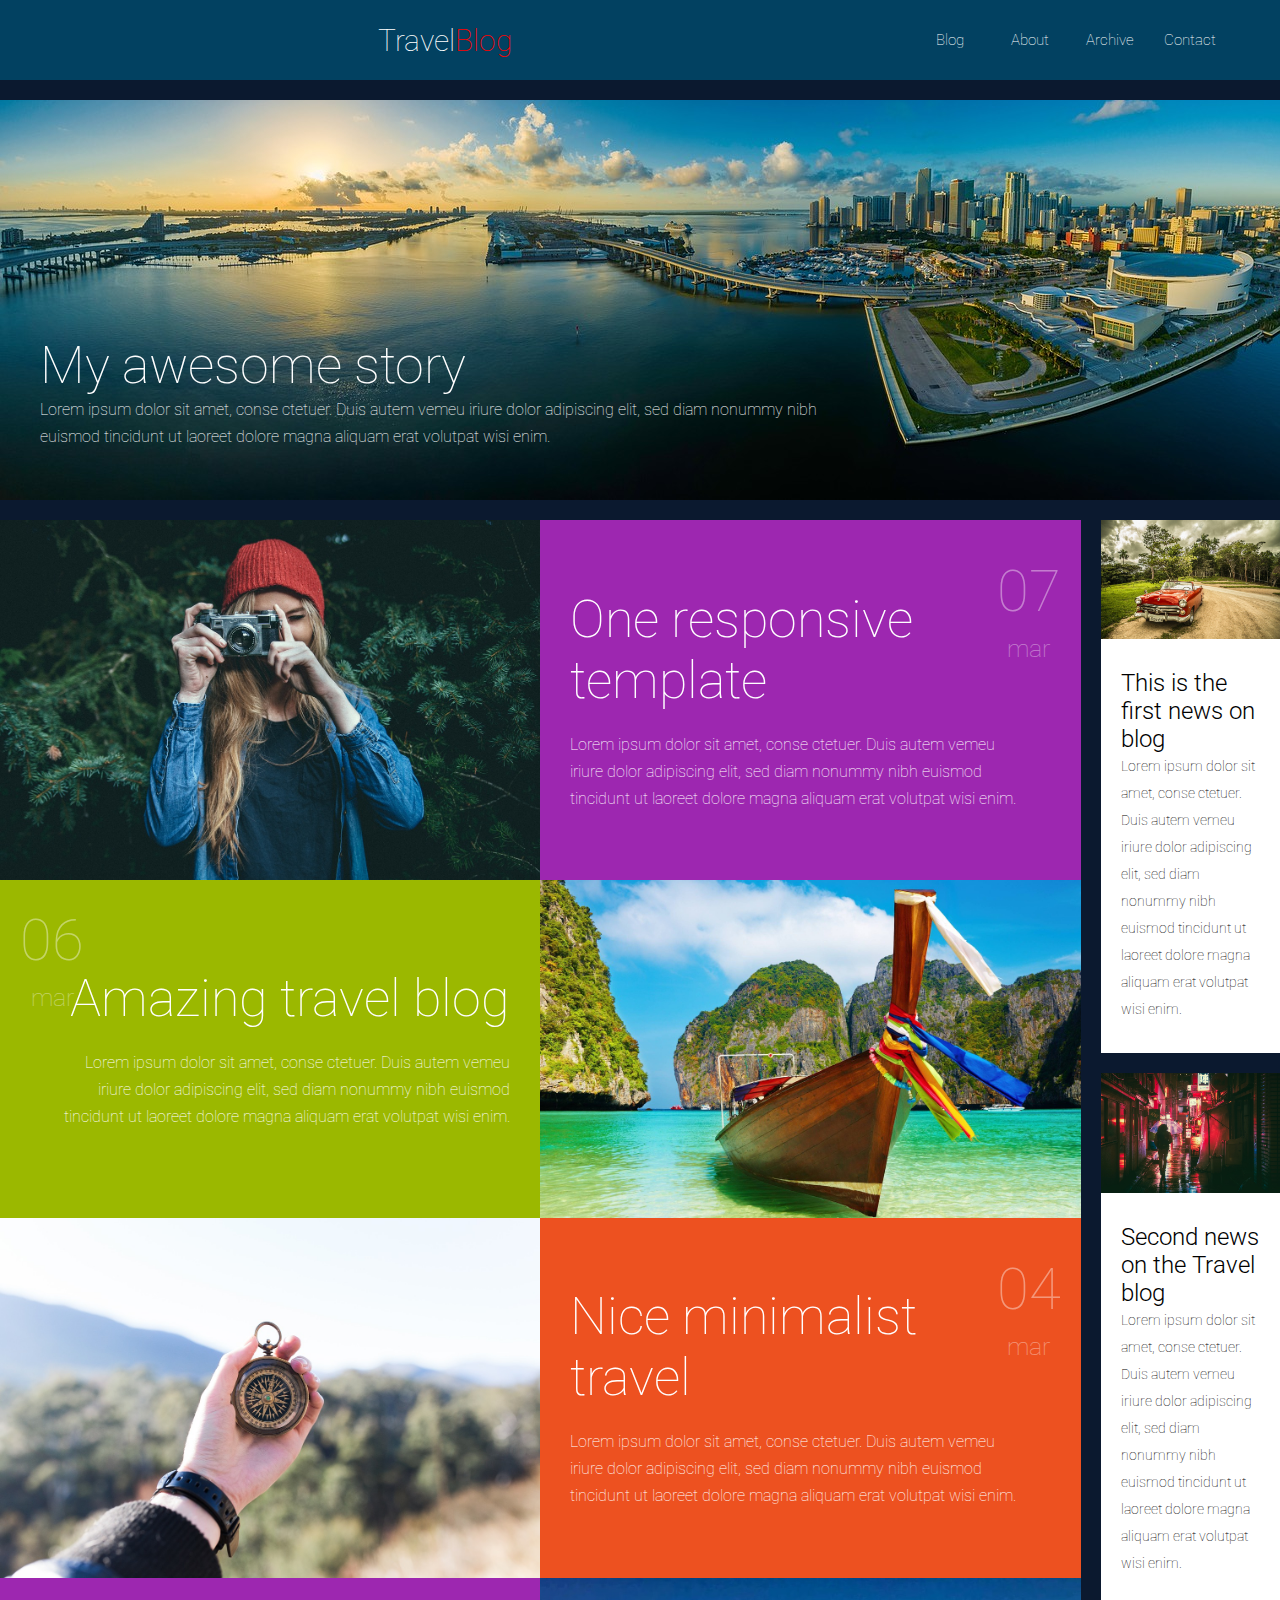
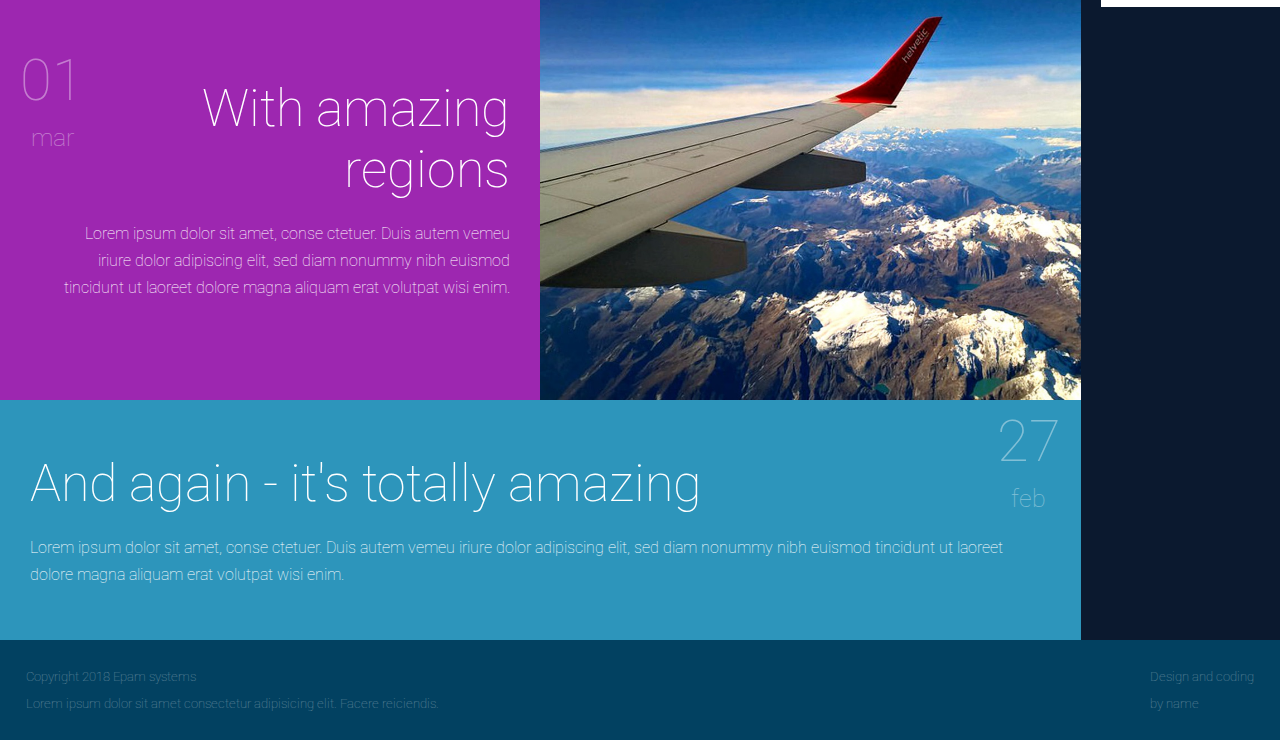
<file: FL12_HW5/homework/index.html>
<!DOCTYPE html>
<html lang="zxx">
  <head>
    <meta charset="UTF-8" />
    <meta name="viewport" content="width=device-width, initial-scale=1.0" />
    <meta http-equiv="X-UA-Compatible" content="ie=edge" />
    <link rel="stylesheet" href="css/styles.css" />
    <link
      href="https://fonts.googleapis.com/css?family=Roboto:400,100,300,700&subset=latin,latin-ext"
      rel="stylesheet"
      type="text/css"
    />
    <title>Responsive</title>
  </head>
  <body>
    <header class="header">
      <div class="header-wrap">
        <nav class="main-nav">
          <div class="burger_btn">
            <div class="burger_line"></div>
            <div class="burger_line"></div>
            <div class="burger_line"></div> 
          </div>
          <a class="navbar-brand" href="#">Travel<span>Blog</span></a>
          <ul class="nav-blocks">
            <li class="nav-block">
              <a href="#" class="nav-a">Blog</a>
            </li>
            <li class="nav-block">
              <a href="#" class="nav-a">About</a>
            </li>
            <li class="nav-block">
              <a href="#" class="nav-a">Archive</a>
            </li>
            <li class="nav-block">
              <a href="#" class="nav-a">Contact</a>
            </li>
          </ul>
        </nav>

        <div class="post0_wrap">
          <div class="post0">
            <div class="post0-items">
              <h2>My awesome story</h2>
              <p class="post0_txt">
                Lorem ipsum dolor sit amet, conse ctetuer. Duis autem vemeu
                iriure dolor adipiscing elit, sed diam nonummy nibh euismod
                tincidunt ut laoreet dolore magna aliquam erat volutpat wisi
                enim.
              </p>
            </div>
          </div>
        </div>
      </div>
    </header>

    <main class="section">
      <div class="content">
        <div class="posts">
          <div class="section_post1_wrap post">
            <div class="section_post">
              <img class="section_blog_img" src="img/post1.jpg" alt="experts" />
              <div class="post-items">
                <div class="post-text">
                  <h2>One responsive template</h2>
                  <p class="post_txt">
                    Lorem ipsum dolor sit amet, conse ctetuer. Duis autem vemeu
                    iriure dolor adipiscing elit, sed diam nonummy nibh euismod
                    tincidunt ut laoreet dolore magna aliquam erat volutpat wisi
                    enim.
                  </p>
                </div>
                <div class="date">
                  <p class="number">07</p>
                  <p class="month">mar</p>
                </div>
              </div>
            </div>
          </div>

          <div class="section_post2_wrap post">
            <div class="section_post">
              <img class="section_blog_img" src="img/post2.jpg" alt="experts" />
              <div class="post-items">
                <div class="post-text">
                  <h2>Amazing travel blog</h2>
                  <p class="post_txt">
                    Lorem ipsum dolor sit amet, conse ctetuer. Duis autem vemeu
                    iriure dolor adipiscing elit, sed diam nonummy nibh euismod
                    tincidunt ut laoreet dolore magna aliquam erat volutpat wisi
                    enim.
                  </p>
                </div>
                <div class="date">
                  <p class="number">06</p>
                  <p class="month">mar</p>
                </div>
              </div>
            </div>
          </div>

          <div class="section_post3_wrap post">
            <div class="section_post">
              <img class="section_blog_img" src="img/post3.jpg" alt="experts" />
              <div class="post-items">
                <div class="post-text">
                  <h2>Nice minimalist travel</h2>
                  <p class="post_txt">
                    Lorem ipsum dolor sit amet, conse ctetuer. Duis autem vemeu
                    iriure dolor adipiscing elit, sed diam nonummy nibh euismod
                    tincidunt ut laoreet dolore magna aliquam erat volutpat wisi
                    enim.
                  </p>
                </div>
                <div class="date">
                  <p class="number">04</p>
                  <p class="month">mar</p>
                </div>
              </div>
            </div>
          </div>

          <div class="section_post4_wrap post">
            <div class="section_post">
              <img class="section_blog_img" src="img/post4.jpg" alt="experts" />
              <div class="post-items">
                <div class="post-text">
                  <h2>With amazing regions</h2>
                  <p class="post_txt">
                    Lorem ipsum dolor sit amet, conse ctetuer. Duis autem vemeu
                    iriure dolor adipiscing elit, sed diam nonummy nibh euismod
                    tincidunt ut laoreet dolore magna aliquam erat volutpat wisi
                    enim.
                  </p>
                </div>
                <div class="date">
                  <p class="number">01</p>
                  <p class="month">mar</p>
                </div>
              </div>
            </div>
          </div>

          <div class="section_post5_wrap post">
            <div class="section_post">
              <div class="post-items">
                <div class="post-text">
                  <h2>And again - it's totally amazing</h2>
                  <p class="post_txt">
                    Lorem ipsum dolor sit amet, conse ctetuer. Duis autem vemeu
                    iriure dolor adipiscing elit, sed diam nonummy nibh euismod
                    tincidunt ut laoreet dolore magna aliquam erat volutpat wisi
                    enim.
                  </p>
                </div>
                <div class="date">
                  <p class="number">27</p>
                  <p class="month">feb</p>
                </div>
              </div>
            </div>
          </div>
        </div>

        <div class="news">
          <div class="section_new1_wrap">
            <div class="section_news">
              <img class="section_blog_img" src="img/news1.jpg" alt="experts" />
              <div class="news-items-wrap">
                <div class="news-items">
                  <h2 class="news_header">This is the first news on blog</h2>
                  <p class="news_txt">
                    Lorem ipsum dolor sit amet, conse ctetuer. Duis autem vemeu
                    iriure dolor adipiscing elit, sed diam nonummy nibh euismod
                    tincidunt ut laoreet dolore magna aliquam erat volutpat wisi
                    enim.
                  </p>
                </div>
              </div>
            </div>
          </div>

          <div class="section_new2_wrap">
            <div class="section_news">
              <img class="section_blog_img" src="img/news2.jpg" alt="experts" />
              <div class="news-items-wrap">
                <div class="news-items">
                  <h2 class="news_header">Second news on the Travel blog</h2>
                  <p class="news_txt">
                    Lorem ipsum dolor sit amet, conse ctetuer. Duis autem vemeu
                    iriure dolor adipiscing elit, sed diam nonummy nibh euismod
                    tincidunt ut laoreet dolore magna aliquam erat volutpat wisi
                    enim.
                  </p>
                </div>
              </div>
            </div>
          </div>
        </div>
      </div>

      <footer class="footer">
        <div class="footer_wrap">
          <div class="footer_first">
            <p class="footer_text">Copyright 2018 Epam systems</p>
            <p class="footer_txt">
              Lorem ipsum dolor sit amet consectetur adipisicing elit. Facere
              reiciendis.
            </p>
          </div>
          <div class="footer_second">
            <p class="footer_info">Design and coding</p>
            <p class="footer_info">by name</p>
          </div>
        </div>
      </footer>
    </main>
  </body>
</html>
</file>
<file: FL12_HW1/homework/style.css>
html,body,div,span,applet,object,iframe,h1,h2,h3,h4,h5,h6,p,blockquote,pre,a,abbr,acronym,address,big,cite,code,del,dfn,em,font,img,ins,kbd,q,s,samp,small,strike,strong,sub,sup,tt,var,b,u,i,center,dl,dt,dd,ol,ul,li,fieldset,form,label,legend,table,caption,tbody,tfoot,thead,tr,th,td{background:transparent;border:0;margin:0;padding:0;vertical-align:baseline}body{line-height:1}h1,h2,h3,h4,h5,h6{clear:both;font-weight:normal}ol,ul{list-style:none}blockquote{quotes:none}blockquote:before,blockquote:after{content:'';content:none}del{text-decoration:line-through}table{border-collapse:collapse;border-spacing:0}a img{border:0}#container{float:left;margin:0 -240px 0 0;width:100%}#primary,#secondary{float:right;overflow:hidden;width:220px}#secondary{clear:right}#footer{clear:both;width:100%}.one-column #content{margin:0 auto;width:640px}.single-attachment #content{margin:0 auto;width:900px}body,input,textarea,.page-title span,.pingback a.url{font-family:Georgia,"Bitstream Charter",serif}h3#comments-title,h3#reply-title,#access .menu,#access div.menu ul,#cancel-comment-reply-link,.form-allowed-tags,#site-info,#site-title,#wp-calendar,.comment-meta,.comment-body tr th,.comment-body thead th,.entry-content label,.entry-content tr th,.entry-content thead th,.entry-meta,.entry-title,.entry-utility,#respond label,.navigation,.page-title,.pingback p,.reply,.widget-title,.wp-caption-text{font-family:"Helvetica Neue",Arial,Helvetica,"Nimbus Sans L",sans-serif}input[type="submit"]{font-family:"Helvetica Neue",Arial,Helvetica,"Nimbus Sans L",sans-serif}pre{font-family:"Courier 10 Pitch",Courier,monospace}code{font-family:Monaco,Consolas,"Andale Mono","DejaVu Sans Mono",monospace}#access .menu-header,div.menu,#colophon,#branding,#main,#wrapper{margin:0 auto;width:940px}#wrapper{background:#fff;margin-top:20px;padding:0 20px}#footer-widget-area{overflow:hidden}#footer-widget-area .widget-area{float:left;margin-right:20px;width:220px}#footer-widget-area #fourth{margin-right:0}#site-info{float:left;font-size:14px;font-weight:bold;width:700px}#site-generator{float:right;width:220px}body{background:#f1f1f1}body,input,textarea{color:#666;font-size:12px;line-height:18px}hr{background-color:#e7e7e7;border:0;clear:both;height:1px;margin-bottom:18px}p{margin-bottom:18px}ul{list-style:square;margin:0 0 18px 1.5em}ol{list-style:decimal;margin:0 0 18px 1.5em}ol ol{list-style:upper-alpha}ol ol ol{list-style:lower-roman}ol ol ol ol{list-style:lower-alpha}ul ul,ol ol,ul ol,ol ul{margin-bottom:0}dl{margin:0 0 24px 0}dt{font-weight:bold}dd{margin-bottom:18px}strong{font-weight:bold}cite,em,i{font-style:italic}big{font-size:131.25%}ins{background:#ffc;text-decoration:none}blockquote{font-style:italic;padding:0 3em}blockquote cite,blockquote em,blockquote i{font-style:normal}pre{background:#f7f7f7;color:#222;line-height:18px;margin-bottom:18px;overflow:auto;padding:1.5em}abbr,acronym{cursor:help}sup,sub{height:0;line-height:1;position:relative;vertical-align:baseline}sup{bottom:1ex}sub{top:.5ex}small{font-size:smaller}input{margin-bottom:10px}input[type="text"],input[type="password"],input[type="email"],input[type="url"],input[type="number"],textarea{background:#f9f9f9;border:1px solid #ccc;box-shadow:inset 1px 1px 1px rgba(0,0,0,0.1);-moz-box-shadow:inset 1px 1px 1px rgba(0,0,0,0.1);-webkit-box-shadow:inset 1px 1px 1px rgba(0,0,0,0.1);padding:2px}a:link{color:#06c}a:visited{color:#743399}a:active,a:hover{color:#ff4b33}.screen-reader-text{clip:rect(1px,1px,1px,1px);overflow:hidden;position:absolute !important;height:1px;width:1px}#header{padding:30px 0 0 0}#site-title{float:left;font-size:30px;line-height:36px;margin:0 0 18px 0;width:700px}#site-title a{color:#000;font-weight:bold;text-decoration:none}#site-description{color:#000;clear:right;float:right;font-style:italic;margin:15px 0 18px 0;opacity:.65;width:220px}#branding img{border-top:4px solid #000;border-bottom:1px solid #000;display:block;float:left}#access{background:#000;display:block;float:left;margin:0 auto;width:940px}#access .menu-header,div.menu{font-size:13px;margin-left:12px;width:928px}#access .menu-header ul,div.menu ul{list-style:none;margin:0}#access .menu-header li,div.menu li{float:left;position:relative}#access a{color:#aaa;display:block;line-height:38px;padding:0 10px;text-decoration:none}#access ul ul{box-shadow:0 3px 3px rgba(0,0,0,0.2);-moz-box-shadow:0 3px 3px rgba(0,0,0,0.2);-webkit-box-shadow:0 3px 3px rgba(0,0,0,0.2);display:none;position:absolute;top:38px;left:0;float:left;width:180px;z-index:99999}#access ul ul li{min-width:180px}#access ul ul ul{left:100%;top:0}#access ul ul a{background:#333;line-height:1em;padding:10px;width:160px;height:auto}#access li:hover>a,#access ul ul:hover>a{background:#333;color:#fff}#access ul li:hover>ul{display:block}#access ul li.current_page_item>a,#access ul li.current_page_ancestor>a,#access ul li.current-menu-ancestor>a,#access ul li.current-menu-item>a,#access ul li.current-menu-parent>a{color:#fff}* html #access ul li.current_page_item a,* html #access ul li.current_page_ancestor a,* html #access ul li.current-menu-ancestor a,* html #access ul li.current-menu-item a,* html #access ul li.current-menu-parent a,* html #access ul li a:hover{color:#fff}#main{clear:both;overflow:hidden;padding:40px 0 0 0}#content{margin-bottom:36px}#content,#content input,#content textarea{color:#333;font-size:16px;line-height:24px}#content p,#content ul,#content ol,#content dd,#content pre,#content hr{margin-bottom:24px}#content ul ul,#content ol ol,#content ul ol,#content ol ul{margin-bottom:0}#content pre,#content kbd,#content tt,#content var{font-size:15px;line-height:21px}#content code{font-size:13px}#content dt,#content th{color:#000}#content h1,#content h2,#content h3,#content h4,#content h5,#content h6{color:#000;line-height:1.5em;margin:0 0 20px 0}#content table{border:1px solid #e7e7e7;margin:0 -1px 24px 0;text-align:left;width:100%}#content tr th,#content thead th{color:#777;font-size:12px;font-weight:bold;line-height:18px;padding:9px 24px;border-right:1px solid #e7e7e7}#content tr td{border-top:1px solid #e7e7e7;padding:6px 24px;border-right:1px solid #e7e7e7}#content tr.odd td{background:#f2f7fc}.hentry{margin:0 0 48px 0}.home .sticky{background:#f2f7fc;border-top:4px solid #000;margin-left:-20px;margin-right:-20px;padding:18px 20px}.single .hentry{margin:0 0 36px 0}.page-title{color:#000;font-size:14px;font-weight:bold;margin:0 0 36px 0}.page-title span{color:#333;font-size:16px;font-style:italic;font-weight:normal}.page-title a:link,.page-title a:visited{color:#777;text-decoration:none}.page-title a:active,.page-title a:hover{color:#ff4b33}#content .entry-title{color:#000;font-size:21px;font-weight:bold;line-height:1.3em;margin-bottom:0}.entry-title a:link,.entry-title a:visited{color:#000;text-decoration:none}.entry-title a:active,.entry-title a:hover{color:#ff4b33}.entry-meta{color:#777;font-size:12px}.entry-meta abbr,.entry-utility abbr{border:0}.entry-meta abbr:hover,.entry-utility abbr:hover{border-bottom:1px dotted #666}.single-author .by-author{position:absolute !important;clip:rect(1px 1px 1px 1px);clip:rect(1px,1px,1px,1px)}.entry-content,.entry-summary{clear:both;padding:12px 0 0 0}.entry-content .more-link{white-space:nowrap}#content .entry-summary p:last-child{margin-bottom:12px}.entry-content fieldset{border:1px solid #e7e7e7;margin:0 0 24px 0;padding:24px}.entry-content fieldset legend{background:#fff;color:#000;font-weight:bold;padding:0 24px}.entry-content input{margin:0 0 24px 0}.entry-content input.file,.entry-content input.button{margin-right:24px}.entry-content label{color:#777;font-size:12px}.entry-content select{margin:0 0 24px 0}.entry-content sup,.entry-content sub{font-size:10px}.entry-content blockquote.left{float:left;margin-left:0;margin-right:24px;text-align:right;width:33%}.entry-content blockquote.right{float:right;margin-left:24px;margin-right:0;text-align:left;width:33%}.page-link{clear:both;color:#000;font-weight:bold;line-height:48px;word-spacing:.5em}.page-link a:link,.page-link a:visited{background:#f1f1f1;color:#333;font-weight:normal;padding:.5em .75em;text-decoration:none}.home .sticky .page-link a{background:#d9e8f7}.page-link a:active,.page-link a:hover{color:#ff4b33}body.page .edit-link{clear:both;display:block}#entry-author-info{background:#f2f7fc;border-top:4px solid #000;clear:both;font-size:14px;line-height:20px;margin:24px 0;overflow:hidden;padding:18px 20px}#entry-author-info #author-avatar{background:#fff;border:1px solid #e7e7e7;float:left;height:60px;margin:0 -104px 0 0;padding:11px}#entry-author-info #author-description{float:left;margin:0 0 0 104px}#entry-author-info h2{color:#000;font-size:100%;font-weight:bold;margin-bottom:0}.entry-utility{clear:both;color:#777;font-size:12px;line-height:18px}.entry-meta a,.entry-utility a{color:#777}.entry-meta a:hover,.entry-utility a:hover{color:#ff4b33}#content .video-player{padding:0}.format-standard .wp-video,.format-standard .wp-audio-shortcode,.format-audio .wp-audio-shortcode,.format-standard .video-player{margin-bottom:24px}.home #content .format-aside p,.home #content .category-asides p{font-size:14px;line-height:20px;margin-bottom:10px;margin-top:0}.format-gallery .size-thumbnail img,.category-gallery .size-thumbnail img{border:10px solid #f1f1f1;margin-bottom:0}.format-gallery .gallery-thumb,.category-gallery .gallery-thumb{float:left;margin-right:20px;margin-top:-4px}.home #content .format-gallery .entry-utility,.home #content .category-gallery .entry-utility{padding-top:4px}.attachment .entry-content .entry-caption{font-size:140%;margin-top:24px}.attachment .entry-content .nav-previous a:before{content:'\2190\00a0'}.attachment .entry-content .nav-next a:after{content:'\00a0\2192'}#content img.size-auto,#content img.size-full,#content img.size-large,#content img.size-medium,#content .entry-attachment img,#content .widget-container img{max-width:100%;height:auto}#ie8 #content img.size-auto,#ie8 #content img.size-full,#ie8 #content img.size-large,#ie8 #content img.size-medium,#ie8 #content .entry-attachment img{width:auto}.alignleft,img.alignleft{display:inline;float:left;margin-right:24px;margin-top:4px}.alignright,img.alignright{display:inline;float:right;margin-left:24px;margin-top:4px}.aligncenter,img.aligncenter{clear:both;display:block;margin-left:auto;margin-right:auto}img.alignleft,img.alignright,img.aligncenter{margin-bottom:12px}.wp-caption{background:#f1f1f1;line-height:18px;margin-bottom:20px;max-width:100%;padding:4px;text-align:center}.wp-caption img{margin:5px 5px 0;max-width:622px}.wp-caption p.wp-caption-text{color:#777;font-size:12px;margin:5px}.wp-smiley{margin:0}.gallery{margin:0 auto 18px}.gallery .gallery-item{float:left;margin-top:0;text-align:center}.gallery-columns-1 .gallery-item{width:100%}.gallery-columns-2 .gallery-item{width:50%}.gallery-columns-3 .gallery-item{width:33%}.gallery-columns-4 .gallery-item{width:25%}.gallery-columns-5 .gallery-item{width:20%}.gallery-columns-6 .gallery-item{width:16%}.gallery-columns-7 .gallery-item{width:14%}.gallery-columns-8 .gallery-item{width:12%}.gallery-columns-9 .gallery-item{width:11%}.gallery-columns-1 img{max-width:620px}.gallery-columns-2 img{max-width:288px}.gallery-columns-3 img{max-width:177px}.gallery-columns-4 img{max-width:122px}.gallery-columns-5 img{max-width:88px}.gallery-columns-6 img{max-width:66px}.gallery-columns-7 img{max-width:50px}.gallery-columns-8 img{max-width:39px}.gallery-columns-9 img{max-width:29px}.gallery-item img{height:auto}.gallery-columns-2 .attachment-medium{max-width:92%;height:auto}.gallery-columns-4 .attachment-thumbnail{max-width:84%;height:auto}.gallery .gallery-caption{color:#777;font-size:12px;margin:0 0 12px}.gallery dl{margin:0}.gallery img{border:10px solid #f1f1f1}.gallery br+br{display:none}#content .entry-attachment img{display:block;margin:0 auto}.navigation{color:#777;font-size:12px;line-height:18px;overflow:hidden}.navigation a:link,.navigation a:visited{color:#777;text-decoration:none}.navigation a:active,.navigation a:hover{color:#ff4b33}.nav-previous{float:left;width:50%}.nav-next{float:right;text-align:right;width:50%}#nav-above{margin:0 0 18px 0}#nav-above{display:none}.paged #nav-above,.single #nav-above{display:block}#nav-below{margin:-18px 0 0 0}#comments{clear:both}#comments .navigation{padding:0 0 18px 0}h3#comments-title,h3#reply-title{color:#000;font-size:20px;font-weight:bold;margin-bottom:0}h3#comments-title{padding:24px 0}.commentlist{list-style:none;margin:0}.commentlist li.comment{border-bottom:1px solid #e7e7e7;line-height:24px;margin:0 0 24px 0;padding:0 0 0 56px;position:relative}.commentlist li:last-child{border-bottom:0;margin-bottom:0}#comments .comment-body ul,#comments .comment-body ol{margin-bottom:18px}#comments .comment-body p:last-child{margin-bottom:6px}#comments .comment-body blockquote p:last-child{margin-bottom:24px}.commentlist ol{list-style:decimal}.commentlist .avatar{position:absolute;top:4px;left:0}.comment-author cite{color:#000;font-style:normal;font-weight:bold}.comment-author .says{font-style:italic}.comment-meta{font-size:12px;margin:0 0 18px 0}.comment-meta a:link,.comment-meta a:visited{color:#777;text-decoration:none}.comment-meta a:active,.comment-meta a:hover{color:#ff4b33}.commentlist .bypostauthor>div{background:#f2f7fc;border-top:4px solid #000;margin-bottom:10px;padding:10px 0 0 20px}.reply{font-size:12px;padding:0 0 24px 0}.reply a,a.comment-edit-link{color:#777}.reply a:hover,a.comment-edit-link:hover{color:#ff4b33}.commentlist .children{list-style:none;margin:0}.commentlist .children li{border:0;margin:0}.nopassword,.nocomments{display:none}#comments .pingback{border-bottom:1px solid #e7e7e7;margin-bottom:18px;padding-bottom:18px}.commentlist li.comment+li.pingback{margin-top:-6px}#comments .pingback p{color:#777;display:block;font-size:12px;line-height:18px;margin:0}#comments .pingback .url{font-size:13px;font-style:italic}input[type="submit"]{color:#333}form{text-align:right}input{width:200px}#respond{border-top:1px solid #e7e7e7;margin:24px 0;overflow:hidden;position:relative}#respond p{margin:0}#respond .comment-notes{margin-bottom:1em}.form-allowed-tags{line-height:1em}.children #respond{margin:0 48px 0 0}h3#reply-title{margin:18px 0}#comments-list #respond{margin:0 0 18px 0}#comments-list ul #respond{margin:0}#cancel-comment-reply-link{font-size:12px;font-weight:normal;line-height:18px}#respond .required{color:#ff4b33;font-weight:bold}#respond label{color:#777;font-size:12px}#respond input{margin:0 0 9px;width:98%}#respond textarea{width:98%}#respond .form-allowed-tags{color:#777;font-size:12px;line-height:18px}#respond .form-allowed-tags code{font-size:11px}#respond .form-submit{margin:12px 0}#respond .form-submit input{font-size:14px;width:auto}.widget-area ul{list-style:none;margin-left:0}.widget-area ul ul{list-style:square;margin-left:1.3em}.widget-area select{max-width:100%}.widget_search #s{width:60%}.widget_search label{display:none}.widget-container{word-wrap:break-word;-webkit-hyphens:auto;-moz-hyphens:auto;hyphens:auto;margin:0 0 18px 0}.widget-container .wp-caption img{margin:auto}.widget-container.widget_image .wp-caption{width:auto}.widget-container.widget_image .wp-caption img{margin-left:-8px}.widget-title{color:#222;font-size:14px;font-weight:bold}.widget-area a:link,.widget-area a:visited{text-decoration:none}.widget-area a:active,.widget-area a:hover{text-decoration:underline}.widget-area .entry-meta{font-size:11px}#wp_tag_cloud div{line-height:1.6em}#wp-calendar{width:100%}#wp-calendar caption{color:#222;font-size:14px;font-weight:bold;padding-bottom:4px;text-align:left}#wp-calendar thead{font-size:11px}#wp-calendar tbody{color:#aaa}#wp-calendar tbody td{background:#f5f5f5;border:1px solid #fff;padding:3px 0 2px;text-align:center}#wp-calendar tbody .pad{background:0}#wp-calendar tfoot #next{text-align:right}.widget_rss a.rsswidget{color:#000}.widget_rss a.rsswidget:hover{color:#ff4b33}.widget_rss .widget-title img{width:11px;height:11px}#main .widget-area ul{margin-left:0;padding:0 20px 0 0}#main .widget-area ul ul{border:0;margin-left:1.3em;padding:0}#main .widget-container.music-player ul{margin:0}#footer{margin-bottom:20px}#colophon{border-top:4px solid #000;margin-top:-4px;overflow:hidden;padding:18px 0}#site-info{font-weight:bold}#site-info a{color:#000;text-decoration:none}#site-generator{font-style:italic;position:relative}#site-generator a{background:url(images/wordpress.png) center left no-repeat;color:#666;display:inline-block;line-height:16px;padding-left:20px;text-decoration:none}#site-generator a:hover{text-decoration:underline}img#wpstats{display:block;margin:0 auto 10px}pre{-webkit-text-size-adjust:140%}code{-webkit-text-size-adjust:160%}#access,.entry-meta,.entry-utility,.navigation,.widget-area{-webkit-text-size-adjust:120%}#site-description{-webkit-text-size-adjust:none}@media print{body{background:none !important}#wrapper{clear:both !important;display:block !important;float:none !important;position:relative !important}#header{border-bottom:2pt solid #000;padding-bottom:18pt}#colophon{border-top:2pt solid #000}#site-title,#site-description{float:none;line-height:1.4em;margin:0;padding:0}#site-title{font-size:13pt}.entry-content{font-size:14pt;line-height:1.6em}.entry-title{font-size:21pt}#access,#branding img,#respond,.comment-edit-link,.edit-link,.navigation,.page-link,.widget-area{display:none !important}#container,#header,#footer{margin:0;width:100%}#content,.one-column #content{margin:24pt 0 0;width:100%}.wp-caption p{font-size:11pt}#site-info,#site-generator{float:none;width:auto}#colophon{width:auto}img#wpstats{display:none}#site-generator a{margin:0;padding:0}#entry-author-info{border:1px solid #e7e7e7}#main{display:inline}.home .sticky{border:0}}img{width:140px;vertical-align:middle;display:block;margin:0 auto;margin-left:calc(50% - 50px);margin-bottom:20px}nav>a{padding:10px;color:#0279c1}nav>a b:hover{color:#00527a}nav>a:visited{color:#0279c1}article{padding-left:10px}footer{margin-top:20px;padding:40px 20px;text-align:center;background:#3333}
</file>
<file: FL12_HW2/homework/css/general.css>
/* 

please don't edit this styles

*/

h2.tm-section-title {
    color: lightskyblue;
}

a:focus {
    color: #666;
    outline: 0
}

ul {
    padding: 0;
    margin: 0
}

body {
    background-color: #f5f5f5;
    color: #000;
    font-family: 'Open Sans', Helvetica, Arial, sans-serif;
    font-size: 16px;
    font-weight: 300;
    padding-top: 30px;
    overflow-x: hidden
}

section:before {
    position: absolute;
    z-index: 1
}

.box,
.tm-content-box,
.tm-main-nav {
    background-color: #fff
}

.tm-sidebar {
    z-index: 10;
    position: fixed;
    left: 0;
    right: 0;
    top: 0;
    width: 100%;
}

.tm-sidebar ul{
    margin: 0px;
    display: flex;
}

.tm-main-nav {
    font-size: 1.5em;
    text-align: center
}

.tm-nav-item {
    list-style: none;
    width: 100%;
}

.tm-nav-item-link {
    border: 1px solid transparent;
    color: #666;
    display: block;
    padding: 10px;
    width: 100%;
    -webkit-transition: all .3s ease;
    transition: all .3s ease
}

.carousel-indicators li,
.tm-banner-inner {
    border: 1px solid lightgrey
}


.tm-nav-item-link.active,
.tm-nav-item-link:hover {
    color: #666;
    text-decoration: none;
}

.tm-nav-item-link:focus {
    text-decoration: none
}

.tm-banner-text,
.tm-banner-title,
.tm-section-title {
    color: #666;
    font-weight: 300;
    margin: 0
}

.tm-section-title {
    margin-bottom: 20px
}

.tm-section-title-box {
    margin-bottom: 0
}

.tm-banner-title {
    font-size: 3.3em;
    letter-spacing: 2px;
    text-transform: uppercase
}

.tm-main-content {
    padding-top: 70px;
}

.tm-content-box {
    overflow: hidden;
    margin-bottom: 30px
}

.padding-medium {
    padding: 40px
}

.tm-banner {
    padding: 30px
}

.tm-banner-inner {
    padding: 30px 0;
    height: 100%;
    text-align: center;
    display: flex;
    -webkit-box-orient: vertical;
    -webkit-box-direction: normal;
    -webkit-flex-direction: column;
    -ms-flex-direction: column;
    flex-direction: column;
    -webkit-box-align: center;
    -webkit-align-items: center;
    -ms-flex-align: center;
    align-items: center;
    -webkit-box-pack: center;
    -webkit-justify-content: center;
    -ms-flex-pack: center;
    justify-content: center
}

.tm-banner-inner img{
    width: 120px;
}

.tm-banner-text {
    font-size: 1.4em
}

.boxes,
.tm-box-bg-title {
    display: -webkit-box;
    display: -webkit-flex;
    display: -ms-flexbox
}

/*.flex-item {*/
    /*-webkit-box-flex: 0 1 auto;*/
    /*-webkit-flex: 0 1 auto;*/
    /*-ms-flex: 0 1 auto;*/
    /*flex: 0 1 auto*/
/*}*/

.section-description {
    line-height: 1.8;
    margin-bottom: 25px
}

.section-description:last-child {
    margin-bottom: 0
}

.tm-team-description-container {
    max-width: 500px
}

.tm-team-info {
    display: flex
}

.box {
    list-style: none;
    width: 33.3333%;
    height: auto;
}

.box-bg {
    position: relative
}

.box-img {
    width: 100%;
}

.tm-box-bg-title {
    position: absolute;
    top: 0;
    right: 0;
    bottom: 0;
    left: 0;
    display: flex;
    -webkit-box-align: center;
    -webkit-align-items: center;
    -ms-flex-align: center;
    align-items: center;
    -webkit-box-pack: center;
    -webkit-justify-content: center;
    -ms-flex-pack: center;
    justify-content: center
}

.boxes {
    display: flex;
    -webkit-flex-wrap: wrap;
    -ms-flex-wrap: wrap;
    flex-wrap: wrap
}

.gallery-container a {
    cursor: -webkit-zoom-in;
    cursor: zoom-in
}

.carousel {
    position: relative;
    height: auto;
    padding: 50px 50px 80px;
    text-align: center
}

.carousel-indicators {
    bottom: 30px
}

.carousel-content {
    color: #000;
    display: -webkit-box;
    display: -webkit-flex;
    display: -ms-flexbox;
    display: flex;
    -webkit-box-align: center;
    -webkit-align-items: center;
    -ms-flex-align: center;
    align-items: center
}

.carousel-indicators .active {
    background-color: lightgrey
}

.contact-form {
    overflow: hidden
}

.form-control {
    border-radius: 0;
    font-size: 1em
}

.form-control:focus {
    border-color: lightgrey;
    box-shadow: inset 0 1px 1px rgba(0, 0, 0, .075), 0 0 8px rgba(153, 153, 153, .45)
}

.form-group {
    margin-bottom: 20px
}

.form-group-2-col-left {
    padding-left: 0;
    padding-right: 5px
}

.form-group-2-col-right {
    padding-right: 0;
    padding-left: 5px
}

.mandatory-field:after {
    position: absolute;
    top: 0;
    right: 7px
}

.carousel-inner>.carousel-item>a>img, .carousel-inner>.carousel-item>img, .img-contact-us {
    width: 100%;
}

.tm-footer {
    color: #666;
    padding-bottom: 15px
}
</file>
<file: FL12_HW2/homework/css/style.css>
@media print {
  nav,
  .heading li:nth-child(-2n + 3):after,
  .tm-team-img,
  #about,
  .gallery-container,
  .carousel-indicators,
  .img-contact-us,
  section:before,
  #contact {
    display: none;
  }

  body,
  .tm-main-content,
  .padding-medium,
  .container,
  .tm-content-box {
    padding: 0;
    margin: 0;
    width: 100%;
    max-width: 100%;
  }

  .tm-footer {
    padding: 0px;
  }

  h2 {
    text-transform: uppercase;
  }

  .tm-team-description-container {
    text-align: center;
    display: flex;
    flex-direction: column;
  }

  section .tm-content-box {
    display: flex;
    flex-direction: column;
    align-items: center;
  }

  .heading {
    margin: auto;
  }

  li {
    list-style-type: none;
    text-align: left;
  }

  li:nth-child(2n + 1) {
    text-align: right;
  }

  ol {
    text-align: center;
    max-width: 50%;
    margin: 1rem 200px 1rem 170px;
  }

  .carousel-content {
    margin-left: 45px;
  }
}
.tm-nav-item-link:hover {
  background-color: lightskyblue;
  color: #fff;
}
.tm-banner {
  background: linear-gradient(to right, lightskyblue, burlywood);
}
.tm-banner-inner {
  background: white;
}
.tm-banner-text {
  text-shadow: 5px 5px 3px #333;
  animation-name: bannerAnimation;
  animation-duration: 3.4s;
  animation-timing-function: ease-out;
  animation-delay: 0s;
  animation-iteration-count: 1;
}
.flex-2-col:first-child {
  display: flex;
}

.tm-team-description-container {
  display: flex;
  flex-direction: column;
  justify-content: center;
}
.tm-section-description {
  text-indent: 1.5em;
  line-height: 30px;
  text-indent: 25px;
}
.flex-2-col .tm-section-title {
  text-align: center;
}

.box-bg:hover {
  background-color: lightgrey;
  color: lightskyblue;
}

.heading h2 {
  text-align: center;
  color: lightskyblue;
}

.padding-medium > ol {
  list-style-type: lower-alpha;
}

.heading ol li:hover:before {
  content: ">";
}

.heading ol li:nth-child(-2n + 3):after {
  content: "New";
  vertical-align: super;
  font-weight: bold;
  font-variant: small-caps;
  font-size: 0.7em;
  color: red;
}

.blocks .tm-section-description:last-child {
  letter-spacing: 5px;
  word-spacing: 10px;
  font-style: italic;
}

@keyframes bannerAnimation {
  0% {
    transform: translate(+200px);
  }
  100% {
    transform: translate(0px);
  }
}

.gallery-container p:first-letter {
  font-weight: bold;
}

.gallery-container p {
  font-style: italic;
}

.tm-content-box:nth-child(3) .gallery-container li:nth-child(odd) {
  background-color: lightskyblue;
  color: white;
}

.tm-content-box:nth-child(3) .gallery-container li {
  padding: 10px;
}

input:empty {
  border: none;
  border-bottom: 1px solid lightskyblue;
}
input:focus {
  background-color: lightskyblue;
}
.tm-sidebar {
  box-shadow: 0 3px 10px -2px rgba(61, 55, 61, 00.7);
}

#home {
  box-shadow: 0 0 10px 1px rgba(61, 55, 61, 00.7);
}

section {
  box-shadow: 0 0 10px 1px rgba(61, 55, 61, 00.7);
}

textarea:empty {
  border: 1px solid lightskyblue;
  background: url(../img/email-icon.png) no-repeat 99% 94%;
  background-size: 30px;
}

.btn {
  float: right;
  background-color: white;
  color: lightskyblue;
  border-color: lightskyblue;
  padding: 15px 23px;
}

section:before {
  content: "";
  border: 20px solid transparent;
  border-top: 20px solid lightskyblue;
  border-left: 20px solid lightskyblue;
}
</file>
<file: FL12_HW3/homework/css/style1.css>
body {
  margin: 0;
  background-color: white;
}

main {
  display: flex;
  flex-direction: column;
  align-items: center;
}

.wCenter, button, .section_card_right_container a {
  color: white;
  text-align: center;
}

.header {
  background: url(../img/m-h-day.jpg) no-repeat center;
  background-size: cover;
  border-bottom-right-radius: 40%;
  height: 623px;
}

.header-wrap {
  width: 1000px;
  margin-left: 170px;
  padding-top: 15px;
}
.header-wrap .landing-logo {
  color: #2c2f3c;
}

.landing-logo {
  display: flex;
  font-weight: bold;
  font-family: "Hind", sans-serif;
}
.landing-logo p {
  margin: 5px 15px;
  font-size: 25px;
  line-height: 20px;
}
.landing-logo p span {
  display: block;
  font-size: 10px;
  text-align: center;
}
.landing-logo img {
  width: 45px;
  height: 45px;
}

.header_heading {
  position: relative;
  font-family: "Source Sans Pro", sans-serif;
  width: 480px;
  color: #2c2f3c;
  font-size: 70px;
  line-height: 75px;
  font-weight: bold;
  margin-top: 50px;
  margin-bottom: 25px;
  z-index: 0;
}
.header_heading::before {
  content: "";
  border: 24px solid #14a0c7;
  position: absolute;
  border-right-width: 268px;
  top: 94px;
  z-index: -1;
}

.header_text {
  font-family: "Hind", sans-serif;
  color: #2c2f3c;
  line-height: 25px;
  font-size: 15px;
  white-space: pre-line;
  margin-bottom: 60px;
}

button {
  background-color: #699900;
  border: none;
  padding: 13px 32px;
  text-decoration: none;
  display: inline-block;
  font-size: 16px;
  border-radius: 4px;
  margin-right: 150px;
  font-family: "Source Sans Pro", sans-serif;
  font-weight: bold;
}

.login {
  color: white;
  font-weight: bold;
  font-family: "Source Sans Pro", sans-serif;
  font-size: 20px;
}

.section_text {
  position: relative;
  font-family: "Hind", sans-serif;
  color: #2c2f3c;
  text-align: center;
  font-size: 35px;
  z-index: 0;
}
.section_text::before {
  content: "";
  border: 21px solid #14a0c7;
  position: absolute;
  border-right-width: 133px;
  left: 191px;
  bottom: 7px;
  z-index: -1;
}

.section_card {
  display: flex;
  background: #21232e;
  border-radius: 4px;
  height: 285px;
  width: 964px;
  margin-bottom: 20px;
}
.section_card .section_card_img {
  width: 410px;
  margin: 12px;
  border-radius: 4px;
}

.section_card_heading {
  text-align: center;
  font-family: "Source Sans Pro", sans-serif;
}

.section_card_right_container {
  display: flex;
  font-family: "Hind", sans-serif;
  flex-direction: column;
  padding: 30px 80px 30px 80px;
  width: 470px;
  color: #cacaca;
  line-height: 25px;
  text-align: justify;
  font-size: 15px;
}
.section_card_right_container .section_card_heading {
  font-size: 20px;
  font-weight: bold;
}

.section_banner {
  display: flex;
  position: absolute;
  border-radius: 4px;
  background: linear-gradient(to right, #699803, #2c5add);
  width: 62%;
  height: 130px;
  bottom: -915px;
  left: 19%;
  align-items: center;
  justify-content: space-between;
}

.section_banner_heading {
  position: relative;
  color: #2c2f3c;
  font-family: "Source Sans Pro", sans-serif;
  font-weight: bold;
  font-size: 30px;
  margin-bottom: 0px;
  margin-top: 0px;
  z-index: 0;
}
.section_banner_heading::before {
  content: "";
  border: 21px solid #14a0c7;
  position: absolute;
  border-right-width: 46px;
  left: 119px;
  bottom: 7px;
  z-index: -1;
}

.section_banner_text_wrap {
  margin-left: 150px;
}

.section_banner_text {
  color: #c8c8c8;
  font-family: "Hind", sans-serif;
}

footer {
  margin-top: 200px;
  background-color: #21232e;
  color: #c0c3ce;
}

.footer-wrap {
  display: flex;
  justify-content: space-between;
  align-items: center;
  padding: 100px 190px 40px 190px;
  font-family: "Hind", sans-serif;
}

.footer_text {
  width: 300px;
  font-size: 14px;
  line-height: 20px;
  font-family: "Hind", sans-serif;
}

.footer-cr {
  font-family: "Hind", sans-serif;
}
</file>
<file: FL12_HW3/homework/css/style2.css>
body {
  margin: 0;
  background-color: #21232e; }

main {
  display: flex;
  flex-direction: column;
  align-items: center; }

.wCenter, button, .section_card_right_container a {
  color: white;
  text-align: center; }

.header {
  background: url(../img/m-h-night.jpg) no-repeat center;
  background-size: cover;
  border-bottom-right-radius: 40%;
  height: 623px; }

.header-wrap {
  width: 1000px;
  margin-left: 170px;
  padding-top: 15px; }
  .header-wrap .landing-logo {
    color: white; }

.landing-logo {
  display: flex;
  font-weight: bold;
  font-family: "Fresca", sans-serif; }
  .landing-logo p {
    margin: 5px 15px;
    font-size: 25px;
    line-height: 20px; }
    .landing-logo p span {
      display: block;
      font-size: 10px;
      text-align: center; }
  .landing-logo img {
    width: 45px;
    height: 45px; }

.header_heading {
  position: relative;
  font-family: "Source Sans Pro", sans-serif;
  width: 480px;
  color: white;
  font-size: 70px;
  line-height: 75px;
  font-weight: bold;
  margin-top: 50px;
  margin-bottom: 25px;
  z-index: 0; }
  .header_heading::before {
    content: "";
    border: 24px solid #ff4e33;
    position: absolute;
    border-right-width: 268px;
    top: 94px;
    z-index: -1; }

.header_text {
  font-family: "Fresca", sans-serif;
  color: white;
  line-height: 25px;
  font-size: 15px;
  white-space: pre-line;
  margin-bottom: 60px; }

button {
  background-color: #e3ac00;
  border: none;
  padding: 13px 32px;
  text-decoration: none;
  display: inline-block;
  font-size: 16px;
  border-radius: 4px;
  margin-right: 150px;
  font-family: "Source Sans Pro", sans-serif;
  font-weight: bold; }

.login {
  color: white;
  font-weight: bold;
  font-family: "Source Sans Pro", sans-serif;
  font-size: 20px; }

.section_text {
  position: relative;
  font-family: "Fresca", sans-serif;
  color: white;
  text-align: center;
  font-size: 35px;
  z-index: 0; }
  .section_text::before {
    content: "";
    border: 21px solid #ff4e33;
    position: absolute;
    border-right-width: 133px;
    left: 191px;
    bottom: 7px;
    z-index: -1; }

.section_card {
  display: flex;
  background: #3b3f50;
  border-radius: 4px;
  height: 285px;
  width: 964px;
  margin-bottom: 20px; }
  .section_card .section_card_img {
    width: 410px;
    margin: 12px;
    border-radius: 4px; }

.section_card_heading {
  text-align: center;
  font-family: "Source Sans Pro", sans-serif; }

.section_card_right_container {
  display: flex;
  font-family: "Fresca", sans-serif;
  flex-direction: column;
  padding: 30px 80px 30px 80px;
  width: 470px;
  color: #cacaca;
  line-height: 25px;
  text-align: justify;
  font-size: 15px; }
  .section_card_right_container .section_card_heading {
    font-size: 20px;
    font-weight: bold; }

.section_banner {
  display: flex;
  position: absolute;
  border-radius: 4px;
  background: linear-gradient(to right, #e1aa01, #922c52);
  width: 62%;
  height: 130px;
  bottom: -915px;
  left: 19%;
  align-items: center;
  justify-content: space-between; }

.section_banner_heading {
  position: relative;
  color: white;
  font-family: "Source Sans Pro", sans-serif;
  font-weight: bold;
  font-size: 30px;
  margin-bottom: 0px;
  margin-top: 0px;
  z-index: 0; }
  .section_banner_heading::before {
    content: "";
    border: 21px solid #ff4e33;
    position: absolute;
    border-right-width: 46px;
    left: 119px;
    bottom: 7px;
    z-index: -1; }

.section_banner_text_wrap {
  margin-left: 150px; }

.section_banner_text {
  color: #c8c8c8;
  font-family: "Fresca", sans-serif; }

footer {
  margin-top: 200px;
  background-color: #3b3f50;
  color: #c0c3ce; }

.footer-wrap {
  display: flex;
  justify-content: space-between;
  align-items: center;
  padding: 100px 190px 40px 190px;
  font-family: "Fresca", sans-serif; }

.footer_text {
  width: 300px;
  font-size: 14px;
  line-height: 20px;
  font-family: "Fresca", sans-serif; }

.footer-cr {
  font-family: "Fresca", sans-serif; }
</file>
<file: FL12_HW4/homework/css/style.css>
body {
  margin: 0;
}

.main-nav {
  position: fixed;
  width: 100%;
  background-color: #fff;
  display: flex;
  justify-content: space-around;
  align-items: center;
  padding: 35px 0px;
  height: 10px;
  z-index: 1;
}

.nav-blocks {
  list-style: none;
  display: flex;
}

.nav-block {
  margin-left: 40px;
}

.nav-a:hover {
  color: #c7c486;
}

.nav-a {
  text-decoration: none;
  color: #898884;
  font-size: 15px;
}

.navbar-brand {
  text-decoration: none;
  font-family: "Courier Prime", monospace;
  text-transform: uppercase;
  font-size: 18px;
  letter-spacing: 3px;
  color: #555;
}

.hello {
  display: flex;
  justify-content: center;
  align-items: center;
  background: url(../img/home-bg.jpg) no-repeat;
  background-size: cover;
  background-position: top center;
  background-color: rgba(0, 0, 0, 0.7);
  background-blend-mode: darken;
  height: 100vh;
  margin-bottom: 120px;
}

.hello-wrap {
  text-align: center;
}

.hello-heading {
  color: white;
  font-size: 80px;
  margin-bottom: 0px;
}

.hello-txt {
  color: #aeaa4b;
  font-size: 14px;
  letter-spacing: 2px;
}

.hello-btn {
  margin-top: 40px;
  width: 170px;
  height: 50px;
  text-transform: uppercase;
  font-weight: bold;
  background-color: #fff;
  border: none;
  border-radius: 50px;
}

.info {
  display: flex;
}

.autor_img {
    width: 40px;
    height: 40px;
  border-radius: 50%;
}

.info p{
    margin-left:10px;
}

.section_blog{
    display: flex;
    flex-direction: column;
    width: 900px;
    justify-content: center;
    margin: auto;
}

.section_blog_img{
    max-width: 100%;
}

.blog-txt{
    color: #777777;
}

hr{
    max-width: 900px;
    border: 0.5px solid #f0f0f0;
    margin: 60px auto;
}

.blogBtn{
    margin-top: 10px;
    width: 170px;
    height: 40px;
    background-color: #fff;
    border: 1px solid lightgray;
    color: #777;
    border-radius: 50px;
}

.fa-comment{
    font-size: 12px;
    margin-right: 4px;
}

.footer{
    display: flex;
    justify-content: center;
    align-items: center;
    background: black;
    color: white;
    height: 250px;
    margin-top: 100px;
}

.footer_wrap{
    display: flex;
    justify-content: space-between;
    width: 800px;
}

.footer_first{
    width: 400px;
}

.footer_heading{
    color: white;
    font-size: 23px;
    font-weight: bold;
    margin:0px;
}

.footer_txt{
    font-size: 14px;
    color: #777;
    line-height: 23px;
}

.footer_info{
    font-size: 14px;
    color: #777;
}
</file>
<file: FL12_HW5/homework/css/styles.css>
*{    
font-weight: 100;
}

p, h2{
  margin: 0px;
}
body {
  font-family: roboto;
  margin: auto;
  background-color: #0b192f;
  max-width: 1300px;

}
.section_post1_wrap {
  background: #9d27b0;
}
.section_post2_wrap {
  background: #9bb800;
}
.section_post3_wrap {
  background: #ed5120;
}
.section_post4_wrap {
  background: #9d27b0;
}
.section_post5_wrap {
  background: #2d95bb;
}

.main-nav {
  width: 100%;
  background-color: #024161;
  display: flex;
  justify-content: space-between;
  align-items: center;
  height: 80px;
  margin-bottom: 20px;
}

.navbar-brand{
font-size: 30px;
text-decoration: none;
color: #fff;
margin-left: 20px;
}

.nav-blocks {
  list-style: none;
  display: flex;
  align-items: center;
  margin-right: 50px;
  height: 100%;
}

.nav-block {
  display: flex;
  align-items: center;
  justify-content: center;
  text-align: center;
  width: 80px;
  height: 100%;
}

.nav-block:hover{
  background-color: #3261ae;
  transition-duration: 0.5s;
}

.nav-a {
  text-decoration: none;
  color: #fff;
  font-size: 15px;
}
span{
  color:red;
}

.post0{
  display:flex;
  align-items: flex-end;
  background: url(../img/post0.jpg) no-repeat;
  background-size: cover;
  background-position: bottom;
  height: 400px;
  margin-bottom: 20px;
}

.post0 h2{
  font-size: 52px;
}

.post0-items{
  color: #fff;
  margin: 0px 0px 50px 40px;
  max-width: 65%;
}

.posts h2{
  margin-bottom: 20px;
  font-size: 52px;
}

p{
  line-height: 27px;
}

.content{
  display: flex;
}

.posts{
  margin-right: 20px;
  height: 1700px;
}

.section_post{
  height: 100%;
  display: flex;
  color: white;
  max-height: 422px;
}

.post-items{
  max-width: 50%;
  display: flex;
  justify-content: center;
  align-items: center;
}

.post-items:hover{
  opacity: 0.5;
  transition-duration: 0.4s;
}

.section_post img{
  width: 50%;
  max-height: 100%;
}

.section_post img:hover{
  opacity: 0.7;
  transition-duration: 0.4s;
}

.date{
  display: flex;
  flex-direction: column;
  text-align: center;
  font-size: 18px;
  color: white;
  position: relative;
  top: -80px;
  left: -20px;
  opacity: 0.4;
  font-size: 25px;
  font-weight: 100;
}

.section_post5_wrap .date{
  top: -50px;
}

.number{
  font-size: 58px;
  margin-bottom: 30px;
}

.post-text{
  margin-left: 30px;
}

 .news{
  max-width: 350px;
}

.section_news{
  display: flex;
  flex-direction: column;
  background: white;
  width: 14vw;
  margin-bottom: 20px;
}

.news_txt{
  font-size: 14px;
}

.section_news img{
  max-height: 100%;
  max-width: 100%;
}

.news-items-wrap{
  margin: 30px 20px;
}

.news_header{
  font-weight: 300;
}

.section_post5_wrap .post-items{
max-width: 100%;
height: 240px;
}

.footer{
  display: flex;
  justify-content: center;
  align-items: center;
  background: #024161;
  color: white;
  height: 250px;
  max-width: 100%;
  max-height: 100px;
  margin-top: 20px;
}

.footer_wrap{
  font-size: 13px;
  opacity: 0.4;
  display: flex;
  justify-content: space-between;
  width: 96%;
}

.footer_heading{
  color: white;
  font-weight: bold;
  margin:0px;
}

@media screen and (min-width: 768px){

  .post:nth-of-type(even) .date{
    left: 20px;
  }
  .post:nth-of-type(even) .section_post{
   flex-direction: row-reverse;
  }
  .post:nth-of-type(even) .post-items{
    flex-direction: row-reverse;
    text-align: right;
  }
  .post:nth-of-type(even) .post-text{
     margin-right: 30px;
     margin-left: 0px;
   }

}

@media screen and (max-width: 768px) {

.nav-blocks{
  display: none;
}

.main-nav{
  flex-direction: column;
  justify-content: space-around;
  height: 200px;
} 

.burger_line {
  width: 30px;
  height: 2px;
  background-color: #fff;
  margin: 6px 0;
}

.post0-items{
  max-width: 90%;
  font-size: 15px;
}

.post0_txt{
  margin-top: 20px;
}

.section_post{
  flex-direction: column;
  max-height: 100%;
}

.section_post img{
  width: 100%;
 max-height: 300px;
}

.post-items{
  max-width: 100%;
  max-height: 100%;
  height: 400px;
  align-items: flex-start;
}

.post-items h2{
  font-size: 45px;
}

.posts{
  width: 70%;
  height: 2800px;
}

.post{
  height: 600px;
}

.content{
  height: 2800px;
}

.news{
  width: 40%;
  margin: 0px;
}

.section_news{
  width: 100%;
}

body{
  margin: 0px 10px;
}

.post_txt{
  font-size: 12px;
}

.post-text{
  width: 100%;
  height: 100%;
  margin-top: 30px;
}

.date{
  top:30px
}

.post:nth-of-type(5){
  height: 400px;
}

.post:nth-of-type(5) .date{
  top: 290px;
  left: -200px;
}

.footer_wrap{
  flex-direction: column;
  align-items: center;
  text-align: center;
}

.footer{
  height: 150px;
  max-height: 150px;
}

}

@media screen and (max-width: 480px) {

.content{
  flex-direction: column;
  height: 3780px;
}

.posts{
  max-width: 100%;
  width: 100%;
}

.news{
  width: 100%;
  max-width: 100%;
}

}
</file>
